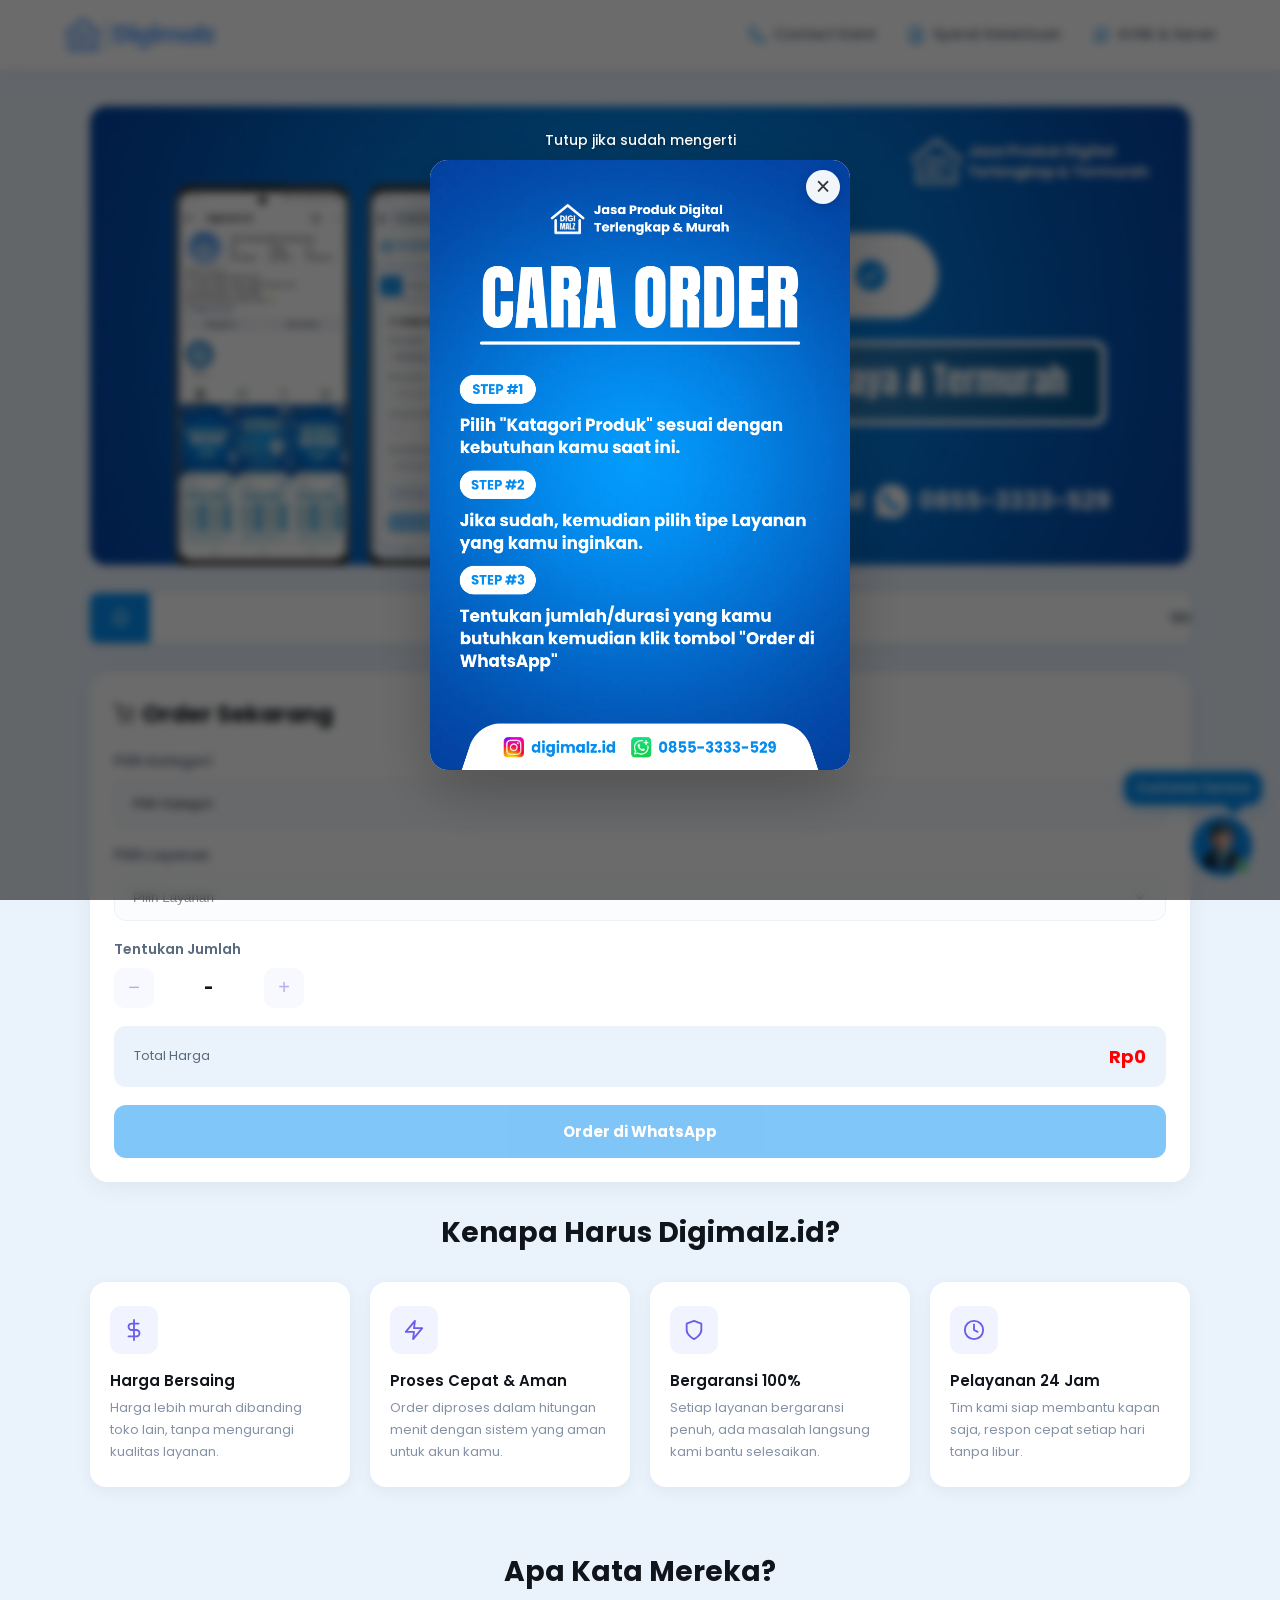
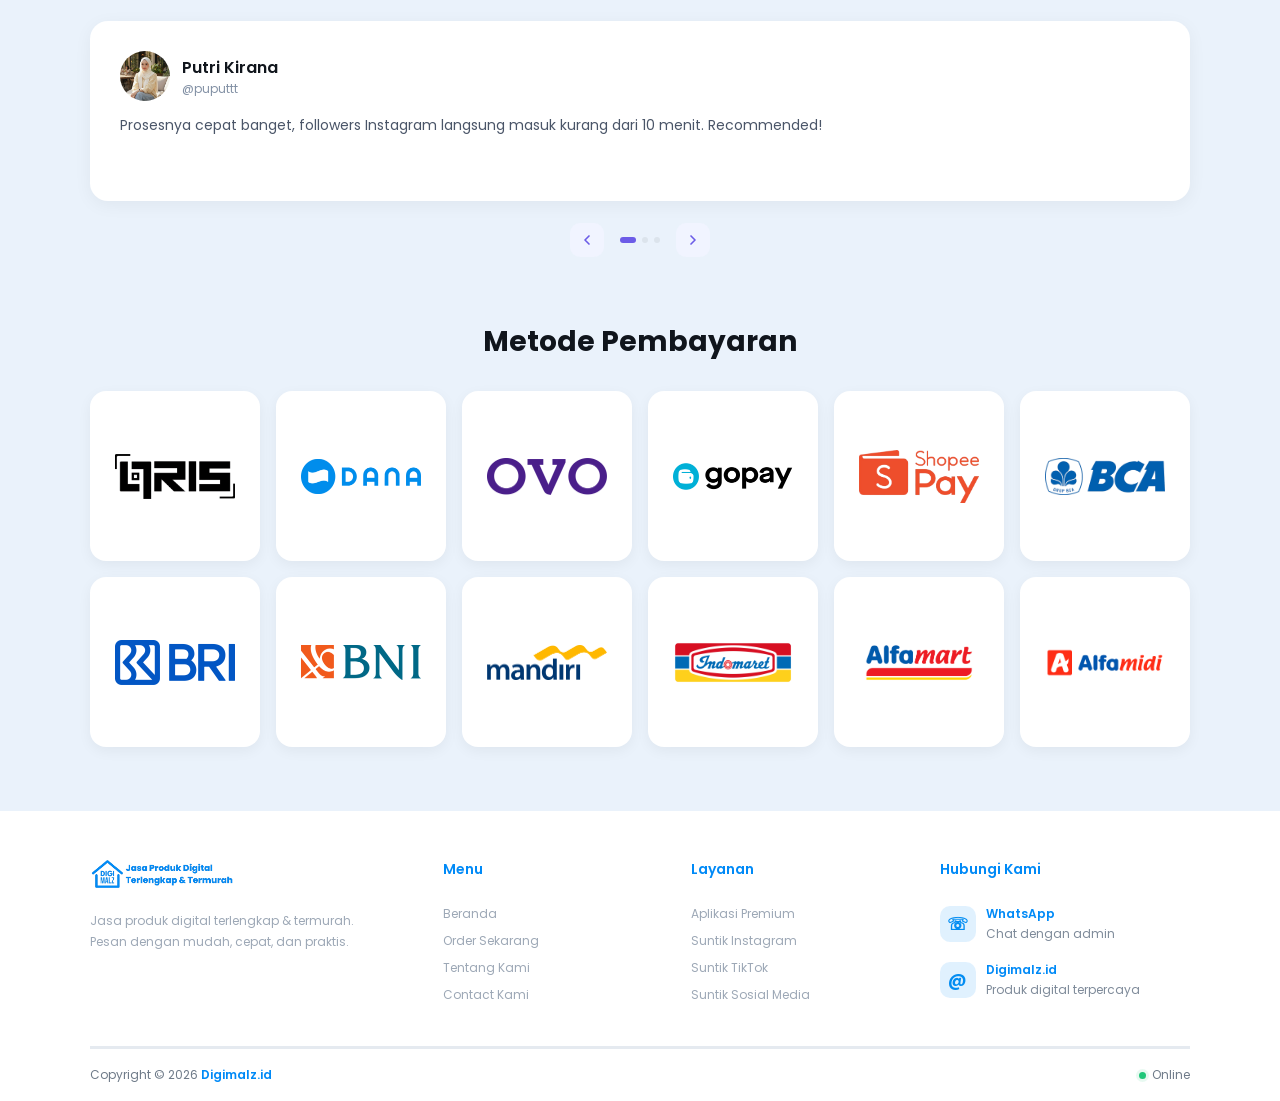
<file: index.html>
<!DOCTYPE html>
<html lang="id">
<head>
<meta charset="UTF-8">
<meta name="viewport" content="width=device-width, initial-scale=1.0">
<title>Digimalz</title>

<link rel="preconnect" href="https://fonts.googleapis.com">
<link rel="preconnect" href="https://fonts.gstatic.com" crossorigin>
<link href="https://fonts.googleapis.com/css2?family=Poppins:wght@400;500;600;700&display=swap" rel="stylesheet">

<link rel="stylesheet" href="dgm-s4k9.css">
<link rel="stylesheet" href="voucher.css">
<link rel="stylesheet" href="pembelian.css">

<script type="text/javascript">
window.$crisp=[];
window.CRISP_WEBSITE_ID="d7222fdb-bdab-45c7-9371-5b45bee3ed08";
(function(){
  d=document;
  s=d.createElement("script");
  s.src="https://client.crisp.chat/l.js";
  s.async=1;
  d.getElementsByTagName("head")[0].appendChild(s);
})();
</script>

</head>

<body>
  
 <!-- POPUP IKLAN -->
<div class="ad-popup-overlay" id="adPopup">
  <div class="ad-popup-container">

    <div class="ad-popup-hint">
      Tutup jika sudah mengerti
    </div>

    <div class="ad-popup">

      <button
        type="button"
        class="ad-popup-close"
        id="adPopupClose"
        aria-label="Tutup iklan"
      >
        ×
      </button>

      <a
        href="#"
        id="adPopupLink"
        target="_blank"
        rel="noopener noreferrer"
      >
        <img
          id="adPopupImage"
          src=""
          alt="Iklan Digimalz.id"
        >
      </a>

    </div>

  </div>
</div>
<!-- END POPUP IKLAN -->

<!-- ===== NAVBAR ===== -->
<nav class="navbar">

  <!-- LOGO -->
  <a href="/" class="navbar-logo">
    <img
      src="icon/logo3.png"
      alt="Digimalz"
      class="logo-mark"
    >
  </a>

  <!-- MENU DESKTOP -->
  <div class="desktop-nav">

    <a href="/kontak" class="desktop-nav-link">
      <svg width="18" height="18" viewBox="0 0 24 24"
        fill="none" stroke="currentColor" stroke-width="1.8"
        stroke-linecap="round" stroke-linejoin="round">
        <path d="M22 16.92v3a2 2 0 0 1-2.18 2
          19.79 19.79 0 0 1-8.63-3.07
          19.5 19.5 0 0 1-6-6
          19.79 19.79 0 0 1-3.07-8.67
          A2 2 0 0 1 4.11 2h3
          a2 2 0 0 1 2 1.72
          c.127.96.362 1.903.7 2.81
          a2 2 0 0 1-.45 2.11L8.09 9.91
          a16 16 0 0 0 6 6l1.27-1.27
          a2 2 0 0 1 2.11-.45
          c.907.338 1.85.573 2.81.7
          A2 2 0 0 1 22 16.92z">
        </path>
      </svg>
      <span>Contact Kami</span>
    </a>

    <a href="/sk" class="desktop-nav-link">
      <svg width="18" height="18" viewBox="0 0 24 24"
        fill="none" stroke="currentColor" stroke-width="1.8"
        stroke-linecap="round" stroke-linejoin="round">
        <path d="M14 2H6a2 2 0 0 0-2 2v16
          a2 2 0 0 0 2 2h12a2 2 0 0 0 2-2V8z">
        </path>
        <polyline points="14 2 14 8 20 8"></polyline>
        <line x1="8" y1="13" x2="16" y2="13"></line>
        <line x1="8" y1="17" x2="16" y2="17"></line>
      </svg>
      <span>Syarat Ketentuan</span>
    </a>

    <a href="/saran" class="desktop-nav-link">
      <svg width="18" height="18" viewBox="0 0 24 24"
        fill="none" stroke="currentColor" stroke-width="1.8"
        stroke-linecap="round" stroke-linejoin="round">
        <path d="M21 11.5a8.38 8.38 0 0 1-9 8.5
          9.55 9.55 0 0 1-4-.8L3 21l1.8-4.5
          A8.38 8.38 0 0 1 3 11.5
          8.5 8.5 0 0 1 12 3
          a8.5 8.5 0 0 1 9 8.5z">
        </path>
        <line x1="8" y1="11" x2="16" y2="11"></line>
        <line x1="8" y1="15" x2="13" y2="15"></line>
      </svg>
      <span>Kritik &amp; Saran</span>
    </a>

  </div>

  <!-- HAMBURGER MOBILE -->
  <button
    type="button"
    class="menu-btn"
    id="menuBtn"
    aria-label="Buka menu"
    aria-controls="menuPanel"
    aria-expanded="false"
  >
    <span></span>
    <span></span>
    <span></span>
  </button>

</nav>
<!-- ===== END NAVBAR ===== -->


<!-- ===== MENU OVERLAY MOBILE ===== -->
<div class="menu-overlay" id="menuOverlay"></div>


<!-- ===== MENU PANEL MOBILE ===== -->
<div
  class="menu-panel"
  id="menuPanel"
  aria-label="Menu navigasi"
  aria-hidden="true"
>

  <div class="menu-header">
    <span>Menu</span>

    <button
      type="button"
      class="menu-close"
      id="menuClose"
      aria-label="Tutup menu"
    >
      &times;
    </button>
  </div>

  <div class="menu-items">

    <!-- CONTACT -->
    <a href="/kontak" class="menu-item">
      <span class="menu-icon">
        <svg width="18" height="18" viewBox="0 0 24 24"
          fill="none" stroke="currentColor" stroke-width="2"
          stroke-linecap="round" stroke-linejoin="round">
          <path d="M22 16.92v3a2 2 0 0 1-2.18 2
            19.79 19.79 0 0 1-8.63-3.07
            19.5 19.5 0 0 1-6-6
            19.79 19.79 0 0 1-3.07-8.67
            A2 2 0 0 1 4.11 2h3
            a2 2 0 0 1 2 1.72
            c.127.96.362 1.903.7 2.81
            a2 2 0 0 1-.45 2.11L8.09 9.91
            a16 16 0 0 0 6 6l1.27-1.27
            a2 2 0 0 1 2.11-.45
            c.907.338 1.85.573 2.81.7
            A2 2 0 0 1 22 16.92z">
          </path>
        </svg>
      </span>

      <span>
        <strong>Contact Kami</strong>
        <small>Hubungi kami untuk bantuan</small>
      </span>
    </a>

    <!-- SYARAT KETENTUAN -->
    <a href="/sk" class="menu-item">
      <span class="menu-icon">
        <svg width="18" height="18" viewBox="0 0 24 24"
          fill="none" stroke="currentColor" stroke-width="2"
          stroke-linecap="round" stroke-linejoin="round">
          <path d="M14 2H6a2 2 0 0 0-2 2v16
            a2 2 0 0 0 2 2h12a2 2 0 0 0 2-2V8z">
          </path>
          <polyline points="14 2 14 8 20 8"></polyline>
          <line x1="8" y1="13" x2="16" y2="13"></line>
          <line x1="8" y1="17" x2="16" y2="17"></line>
        </svg>
      </span>

      <span>
        <strong>Syarat Ketentuan</strong>
        <small>Ketentuan layanan kami</small>
      </span>
    </a>

    <!-- KRITIK DAN SARAN -->
    <a href="/saran" class="menu-item">
      <span class="menu-icon">
        <svg width="18" height="18" viewBox="0 0 24 24"
          fill="none" stroke="currentColor" stroke-width="2"
          stroke-linecap="round" stroke-linejoin="round">
          <path d="M21 11.5a8.38 8.38 0 0 1-9 8.5
            9.55 9.55 0 0 1-4-.8L3 21l1.8-4.5
            A8.38 8.38 0 0 1 3 11.5
            8.5 8.5 0 0 1 12 3
            a8.5 8.5 0 0 1 9 8.5z">
          </path>
          <line x1="8" y1="11" x2="16" y2="11"></line>
          <line x1="8" y1="15" x2="13" y2="15"></line>
        </svg>
      </span>

      <span>
        <strong>Kritik &amp; Saran</strong>
        <small>Masukan untuk kami</small>
      </span>
    </a>

  </div>
</div>
<!-- ===== END MENU PANEL ===== -->


    <!-- ===== BANNER ===== -->
  <div class="banner-box">
  <div class="banner-track">
    <img src="icon/banner1.png" alt="Banner 1">
    <img src="icon/banner3.png" alt="Banner 2">
    <img src="icon/banner2.png" alt="Banner 3">
    <img src="icon/banner4.png" alt="Banner 3">
  </div>
</div>

  <!-- ===== NOTICE / TEKS BERJALAN ===== -->
  <div class="notice-bar">

    <div class="notice-icon">
      <svg width="19" height="19" viewBox="0 0 24 24" fill="none"
        stroke="currentColor"
        stroke-width="2"
        stroke-linecap="round"
        stroke-linejoin="round">

        <path d="M18 8a6 6 0 0 0-12 0c0 7-3 7-3 9h18c0-2-3-2-3-9"></path>
        <path d="M13.73 21a2 2 0 0 1-3.46 0"></path>

      </svg>
    </div>

    <div class="notice-content">
      <div class="notice-js" id="noticeJS"></div>
    </div>

  </div>
  <!-- ===== END NOTICE ===== -->


  <!-- ===== ORDER FORM ===== -->
  <section class="order-box">

    <h2>
      <svg width="20" height="20" viewBox="0 0 24 24" fill="none"
        stroke="currentColor"
        stroke-width="2"
        stroke-linecap="round"
        stroke-linejoin="round">

        <circle cx="9" cy="21" r="1"></circle>
        <circle cx="20" cy="21" r="1"></circle>

        <path d="M1 1h4l2.68 13.39a2 2 0 0 0 2 1.61h9.72a2 2 0 0 0 2-1.61L23 6H6"></path>

      </svg>

      Order Sekarang
    </h2>

    <!-- PILIH KATEGORI -->
    <div class="field">

      <label>Pilih Kategori</label>

      <div class="dropdown attention" id="smDropdown">

        <button type="button" class="dropdown-btn" id="smBtn">

          <span id="smSelected">
            Pilih Kategori
          </span>

          <svg width="14" height="14" viewBox="0 0 24 24">
            <path
              d="M6 9l6 6 6-6"
              stroke="currentColor"
              stroke-width="2"
              fill="none"
              stroke-linecap="round"
              stroke-linejoin="round"
            />
          </svg>

        </button>

        <ul class="dropdown-list" id="smList"></ul>

      </div>

    </div>

    <!-- PILIH LAYANAN -->
    <div class="field">

      <label>Pilih Layanan</label>

      <div class="dropdown locked" id="svDropdown">

        <button type="button" class="dropdown-btn" id="svBtn">

          <span id="svSelected">
            Pilih Layanan
          </span>

          <svg width="14" height="14" viewBox="0 0 24 24">
            <path
              d="M6 9l6 6 6-6"
              stroke="currentColor"
              stroke-width="2"
              fill="none"
              stroke-linecap="round"
              stroke-linejoin="round"
            />
          </svg>

        </button>

        <ul class="dropdown-list" id="svList"></ul>

      </div>

    </div>


    <!-- DESKRIPSI -->
    <div class="field" id="descBox" style="display: none;">

      <label>Deskripsi</label>

      <div class="desc-card">

        <p id="descText"></p>

      </div>

    </div>


    <!-- JUMLAH / DURASI -->
    <div class="field">

      <label id="qtyLabel">
        Tentukan Jumlah
      </label>

      <div class="stepper locked" id="qtyStepper">

        <button type="button" id="minusBtn">
          −
        </button>

        <span id="qtyValue">
          -
        </span>

        <button type="button" id="plusBtn">
          +
        </button>

      </div>

    </div>

    <!-- TOTAL HARGA -->
    <div class="price-box">

      <span>
        Total Harga
      </span>

      <span id="priceValue">
        Rp0
      </span>

    </div>


    <!-- WHATSAPP -->
    <button
      type="button"
      class="wa-btn"
      id="waBtn"
      disabled
    >
      Order di WhatsApp
    </button>


    <!-- TOAST -->
    <div
      class="toast"
      id="toast"
    ></div>

  </section>
  <!-- ===== END ORDER FORM ===== -->

  <!-- ===== WHY US ===== -->
  <section class="why-box">

    <h2 class="why-title">Kenapa Harus Digimalz.id?</h2>

    <div class="why-grid">

      <div class="why-card">
        <div class="why-icon">
          <svg width="22" height="22" viewBox="0 0 24 24" fill="none" stroke="currentColor" stroke-width="2" stroke-linecap="round" stroke-linejoin="round">
            <line x1="12" y1="1" x2="12" y2="23"></line>
            <path d="M17 5H9.5a3.5 3.5 0 0 0 0 7h5a3.5 3.5 0 0 1 0 7H6"></path>
          </svg>
        </div>
        <h3>Harga Bersaing</h3>
        <p>Harga lebih murah dibanding toko lain, tanpa mengurangi kualitas layanan.</p>
      </div>

      <div class="why-card">
        <div class="why-icon">
          <svg width="22" height="22" viewBox="0 0 24 24" fill="none" stroke="currentColor" stroke-width="2" stroke-linecap="round" stroke-linejoin="round">
            <path d="M13 2L3 14h9l-1 8 10-12h-9l1-8z"></path>
          </svg>
        </div>
        <h3>Proses Cepat & Aman</h3>
        <p>Order diproses dalam hitungan menit dengan sistem yang aman untuk akun kamu.</p>
      </div>

      <div class="why-card">
        <div class="why-icon">
          <svg width="22" height="22" viewBox="0 0 24 24" fill="none" stroke="currentColor" stroke-width="2" stroke-linecap="round" stroke-linejoin="round">
            <path d="M12 22s8-4 8-10V5l-8-3-8 3v7c0 6 8 10 8 10z"></path>
          </svg>
        </div>
        <h3>Bergaransi 100%</h3>
        <p>Setiap layanan bergaransi penuh, ada masalah langsung kami bantu selesaikan.</p>
      </div>

      <div class="why-card">
        <div class="why-icon">
          <svg width="22" height="22" viewBox="0 0 24 24" fill="none" stroke="currentColor" stroke-width="2" stroke-linecap="round" stroke-linejoin="round">
            <circle cx="12" cy="12" r="10"></circle>
            <polyline points="12 6 12 12 16 14"></polyline>
          </svg>
        </div>
        <h3>Pelayanan 24 Jam</h3>
        <p>Tim kami siap membantu kapan saja, respon cepat setiap hari tanpa libur.</p>
      </div>

    </div>

  </section>
  <!-- ===== END WHY US ===== -->

  <!-- ===== TESTIMONI ===== -->
  <section class="testi-box">

    <h2 class="testi-title">Apa Kata Mereka?</h2>

    <div class="testi-card">

      <div class="testi-head">
        <img class="testi-avatar" id="testiAvatar" src="" alt="">
        <div class="testi-info">
          <strong id="testiName"></strong>
          <span id="testiUsername"></span>
        </div>
      </div>

      <p class="testi-text" id="testiText"></p>

    </div>

    <div class="testi-nav">
      <button type="button" id="testiPrev" aria-label="Testimoni sebelumnya">
        <svg width="16" height="16" viewBox="0 0 24 24" fill="none" stroke="currentColor" stroke-width="2.5" stroke-linecap="round" stroke-linejoin="round">
          <polyline points="15 18 9 12 15 6"></polyline>
        </svg>
      </button>

      <div class="testi-dots" id="testiDots"></div>

      <button type="button" id="testiNext" aria-label="Testimoni berikutnya">
        <svg width="16" height="16" viewBox="0 0 24 24" fill="none" stroke="currentColor" stroke-width="2.5" stroke-linecap="round" stroke-linejoin="round">
          <polyline points="9 18 15 12 9 6"></polyline>
        </svg>
      </button>
    </div>

  </section>
  <!-- ===== END TESTIMONI ===== -->

  <!-- ===== METODE PEMBAYARAN ===== -->
  <section class="payment-box">

    <h2 class="payment-title">Metode Pembayaran</h2>

    <div class="payment-grid">
  <div class="payment-card"><img src="icon/qris.png" alt="QRIS"></div>
  <div class="payment-card"><img src="icon/dana.png" alt="DANA"></div>
  <div class="payment-card"><img src="icon/ovo.png" alt="OVO"></div>
  <div class="payment-card"><img src="icon/gopay.png" alt="GoPay"></div>
  <div class="payment-card"><img src="icon/spay.png" alt="ShopeePay"></div>
  <div class="payment-card"><img src="icon/bca.png" alt="BCA"></div>
  <div class="payment-card"><img src="icon/bri.png" alt="BRI"></div>
  <div class="payment-card"><img src="icon/bni.png" alt="BNI"></div>
  <div class="payment-card"><img src="icon/mandiri.png" alt="Mandiri"></div>
  <div class="payment-card"><img src="icon/indomaret.png" alt="Indomaret"></div>
  <div class="payment-card"><img src="icon/alfamart.png" alt="Alfamart"></div>
  <div class="payment-card"><img src="icon/alfamidi.png" alt="Alfamidi"></div>
    </div>

  </section>
  <!-- ===== END METODE PEMBAYARAN ===== -->

  <!-- ===== FOOTER ===== -->
<footer class="footer">

  <div class="footer-main">

    <!-- BRAND -->
    <div class="footer-brand">
      <img src="icon/logo.png" alt="Digimalz" class="footer-logo">

      <p>
        Jasa produk digital terlengkap & termurah.
        Pesan dengan mudah, cepat, dan praktis.
      </p>
    </div>

    <!-- MENU -->
    <div class="footer-links">
      <h3>Menu</h3>

      <a href="#">Beranda</a>
      <a href="#order">Order Sekarang</a>
      <a href="#">Tentang Kami</a>
      <a href="#">Contact Kami</a>
    </div>

    <!-- LAYANAN -->
    <div class="footer-links">
      <h3>Layanan</h3>

      <a href="#">Aplikasi Premium</a>
      <a href="#">Suntik Instagram</a>
      <a href="#">Suntik TikTok</a>
      <a href="#">Suntik Sosial Media</a>
    </div>

    <!-- CONTACT -->
    <div class="footer-contact">
      <h3>Hubungi Kami</h3>

      <a
        href="https://wa.me/628553333529"
        target="_blank"
        class="footer-contact-item"
      >
        <span class="footer-contact-icon">☏</span>
        <span>
          <strong>WhatsApp</strong>
          <small>Chat dengan admin</small>
        </span>
      </a>

      <div class="footer-contact-item">
        <span class="footer-contact-icon">@</span>
        <span>
          <strong>Digimalz.id</strong>
          <small>Produk digital terpercaya</small>
        </span>
      </div>
    </div>

  </div>

  <div class="footer-bottom">

    <span>
      Copyright © 2026 <strong>Digimalz.id</strong>
    </span>

    <span class="footer-status">
      <i></i>
      Online
    </span>

  </div>

</footer>
<!-- ===== END FOOTER ===== -->

<div class="crisp-label">Customer Service</div>

<button type="button" id="customChatBtn">
  <img src="icon/cs2.png" alt="Chat">
  <span class="online-badge"></span>
</button>

<!-- ===== RATING CS POPUP ===== -->
<div class="rating-overlay" id="ratingOverlay">
  <div class="rating-box">
    <div class="rating-icon">
      <svg width="28" height="28" viewBox="0 0 24 24" fill="none" stroke="currentColor" stroke-width="2" stroke-linecap="round" stroke-linejoin="round">
        <path d="M20.84 4.61a5.5 5.5 0 0 0-7.78 0L12 5.67l-1.06-1.06a5.5 5.5 0 0 0-7.78 7.78l1.06 1.06L12 21l7.78-7.55 1.06-1.06a5.5 5.5 0 0 0 0-7.78z"></path>
      </svg>
    </div>

    <p class="rating-question" id="ratingQuestion">Apakah kamu puas dengan pelayanan customer service kami?</p>

    <div class="rating-buttons" id="ratingButtons">
      <button type="button" class="rating-btn rating-btn-no" id="ratingNoBtn">Tidak</button>
      <button type="button" class="rating-btn rating-btn-yes" id="ratingYesBtn">Puas</button>
    </div>

    <p class="rating-thanks" id="ratingThanks">
      Hehe, Terimakasih ya! kami akan terus memberikan pelayanan yang terbaik untuk Anda 🙏
      <span class="rating-progress-track">
        <span class="rating-progress-bar" id="ratingProgressBar"></span>
      </span>
    </p>

    <audio id="jumpSound" src="sound/vine-boom.mp3" preload="auto"></audio>

    <audio id="puasSound" src="sound/romance.mp3" preload="auto"></audio>

  </div>
</div>

  <script src="voucher.js"></script>
<script src="terjual.js"></script>
<script src="pembelian.js"></script>
<script src="dgm-j7x2.js?"></script>

</body>
</html>
</file>
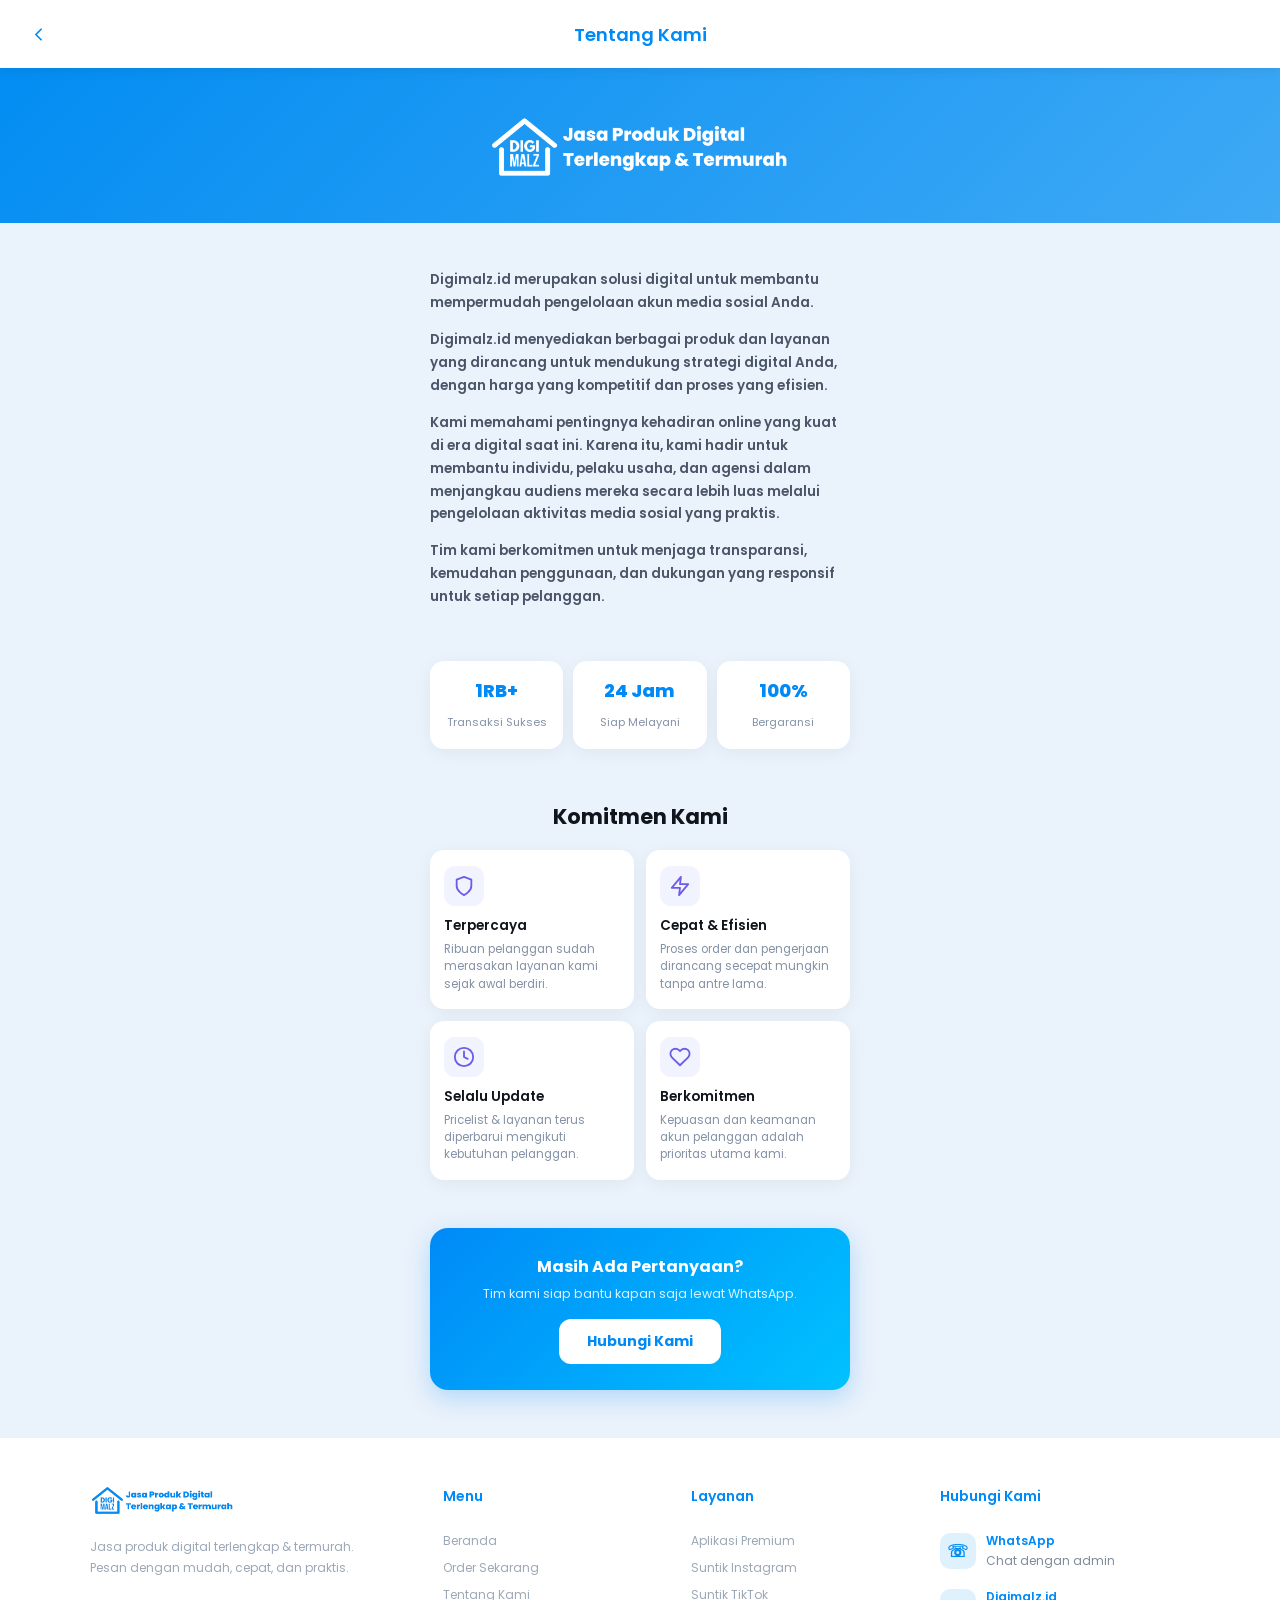
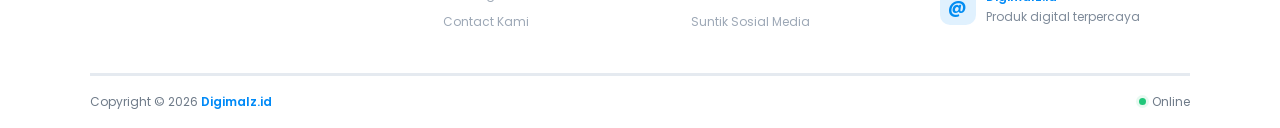
<file: about.html>
<!DOCTYPE html>
<html lang="id">
<head>
<meta charset="UTF-8">
<meta name="viewport" content="width=device-width, initial-scale=1.0">
<title>Tentang Kami - Digimalz</title>

<link rel="preconnect" href="https://fonts.googleapis.com">
<link rel="preconnect" href="https://fonts.gstatic.com" crossorigin>
<link href="https://fonts.googleapis.com/css2?family=Poppins:wght@400;500;600;700;800&display=swap" rel="stylesheet">

<link rel="stylesheet" href="about.css">
</head>
<body>

  <!-- ===== NAVBAR ===== -->
  <nav class="navbar contact-navbar">
    <button type="button" class="back-btn" onclick="history.back()" aria-label="Kembali">
      <svg width="21" height="21" viewBox="0 0 24 24" fill="none" stroke="currentColor" stroke-width="2" stroke-linecap="round" stroke-linejoin="round">
        <polyline points="15 18 9 12 15 6"></polyline>
      </svg>
    </button>
    <h1>Tentang Kami</h1>
  </nav>
  <!-- ===== END NAVBAR ===== -->

  <!-- ===== HERO BANNER ===== -->
  <section class="about-banner">
    <img src="icon/logo.png" alt="Digimalz" class="about-banner-logo">
  </section>
  <!-- ===== END HERO BANNER ===== -->

  <!-- ===== DESKRIPSI ===== -->
  <section class="about-desc">
    <p>Digimalz.id merupakan solusi digital untuk membantu mempermudah pengelolaan akun media sosial Anda.</p>
    <p>Digimalz.id menyediakan berbagai produk dan layanan yang dirancang untuk mendukung strategi digital Anda, dengan harga yang kompetitif dan proses yang efisien.</p>
    <p>Kami memahami pentingnya kehadiran online yang kuat di era digital saat ini. Karena itu, kami hadir untuk membantu individu, pelaku usaha, dan agensi dalam menjangkau audiens mereka secara lebih luas melalui pengelolaan aktivitas media sosial yang praktis.</p>
    <p>Tim kami berkomitmen untuk menjaga transparansi, kemudahan penggunaan, dan dukungan yang responsif untuk setiap pelanggan.</p>
  </section>
  <!-- ===== END DESKRIPSI ===== -->

  <!-- ===== STATS ===== -->
  <section class="about-stats">
    <div class="stat-item">
      <strong>1RB+</strong>
      <span>Transaksi Sukses</span>
    </div>
    <div class="stat-item">
      <strong>24 Jam</strong>
      <span>Siap Melayani</span>
    </div>
    <div class="stat-item">
      <strong>100%</strong>
      <span>Bergaransi</span>
    </div>
  </section>
  <!-- ===== END STATS ===== -->

  <!-- ===== VALUES ===== -->
  <section class="why-box">
    <h2 class="why-title">Komitmen Kami</h2>
    <div class="why-grid">

      <div class="why-card">
        <div class="why-icon">
          <svg width="22" height="22" viewBox="0 0 24 24" fill="none" stroke="currentColor" stroke-width="2" stroke-linecap="round" stroke-linejoin="round">
            <path d="M12 22s8-4 8-10V5l-8-3-8 3v7c0 6 8 10 8 10z"></path>
          </svg>
        </div>
        <h3>Terpercaya</h3>
        <p>Ribuan pelanggan sudah merasakan layanan kami sejak awal berdiri.</p>
      </div>

      <div class="why-card">
        <div class="why-icon">
          <svg width="22" height="22" viewBox="0 0 24 24" fill="none" stroke="currentColor" stroke-width="2" stroke-linecap="round" stroke-linejoin="round">
            <path d="M13 2L3 14h9l-1 8 10-12h-9l1-8z"></path>
          </svg>
        </div>
        <h3>Cepat & Efisien</h3>
        <p>Proses order dan pengerjaan dirancang secepat mungkin tanpa antre lama.</p>
      </div>

      <div class="why-card">
        <div class="why-icon">
          <svg width="22" height="22" viewBox="0 0 24 24" fill="none" stroke="currentColor" stroke-width="2" stroke-linecap="round" stroke-linejoin="round">
            <circle cx="12" cy="12" r="10"></circle>
            <path d="M12 6v6l4 2"></path>
          </svg>
        </div>
        <h3>Selalu Update</h3>
        <p>Pricelist & layanan terus diperbarui mengikuti kebutuhan pelanggan.</p>
      </div>

      <div class="why-card">
        <div class="why-icon">
          <svg width="22" height="22" viewBox="0 0 24 24" fill="none" stroke="currentColor" stroke-width="2" stroke-linecap="round" stroke-linejoin="round">
            <path d="M20.84 4.61a5.5 5.5 0 0 0-7.78 0L12 5.67l-1.06-1.06a5.5 5.5 0 0 0-7.78 7.78l1.06 1.06L12 21l7.78-7.55 1.06-1.06a5.5 5.5 0 0 0 0-7.78z"></path>
          </svg>
        </div>
        <h3>Berkomitmen</h3>
        <p>Kepuasan dan keamanan akun pelanggan adalah prioritas utama kami.</p>
      </div>

    </div>
  </section>
  <!-- ===== END VALUES ===== -->

  <!-- ===== CTA ===== -->
  <section class="about-cta">
    <h3>Masih Ada Pertanyaan?</h3>
    <p>Tim kami siap bantu kapan saja lewat WhatsApp.</p>
    <a href="https://wa.me/628553333529" target="_blank" class="about-cta-btn">Hubungi Kami</a>
  </section>
  <!-- ===== END CTA ===== -->

  <!-- ===== FOOTER ===== -->
<footer class="footer">

  <div class="footer-main">

    <!-- BRAND -->
    <div class="footer-brand">
      <img src="icon/logo.png" alt="Digimalz" class="footer-logo">

      <p>
        Jasa produk digital terlengkap & termurah.
        Pesan dengan mudah, cepat, dan praktis.
      </p>
    </div>

    <!-- MENU -->
    <div class="footer-links">
      <h3>Menu</h3>

      <a href="#">Beranda</a>
      <a href="#order">Order Sekarang</a>
      <a href="#">Tentang Kami</a>
      <a href="#">Contact Kami</a>
    </div>

    <!-- LAYANAN -->
    <div class="footer-links">
      <h3>Layanan</h3>

      <a href="#">Aplikasi Premium</a>
      <a href="#">Suntik Instagram</a>
      <a href="#">Suntik TikTok</a>
      <a href="#">Suntik Sosial Media</a>
    </div>

    <!-- CONTACT -->
    <div class="footer-contact">
      <h3>Hubungi Kami</h3>

      <a
        href="https://wa.me/628553333529"
        target="_blank"
        class="footer-contact-item"
      >
        <span class="footer-contact-icon">☏</span>
        <span>
          <strong>WhatsApp</strong>
          <small>Chat dengan admin</small>
        </span>
      </a>

      <div class="footer-contact-item">
        <span class="footer-contact-icon">@</span>
        <span>
          <strong>Digimalz.id</strong>
          <small>Produk digital terpercaya</small>
        </span>
      </div>
    </div>

  </div>

  <div class="footer-bottom">

    <span>
      Copyright © 2026 <strong>Digimalz.id</strong>
    </span>

    <span class="footer-status">
      <i></i>
      Online
    </span>

  </div>

</footer>
<!-- ===== END FOOTER ===== -->

</body>
</html>
</file>
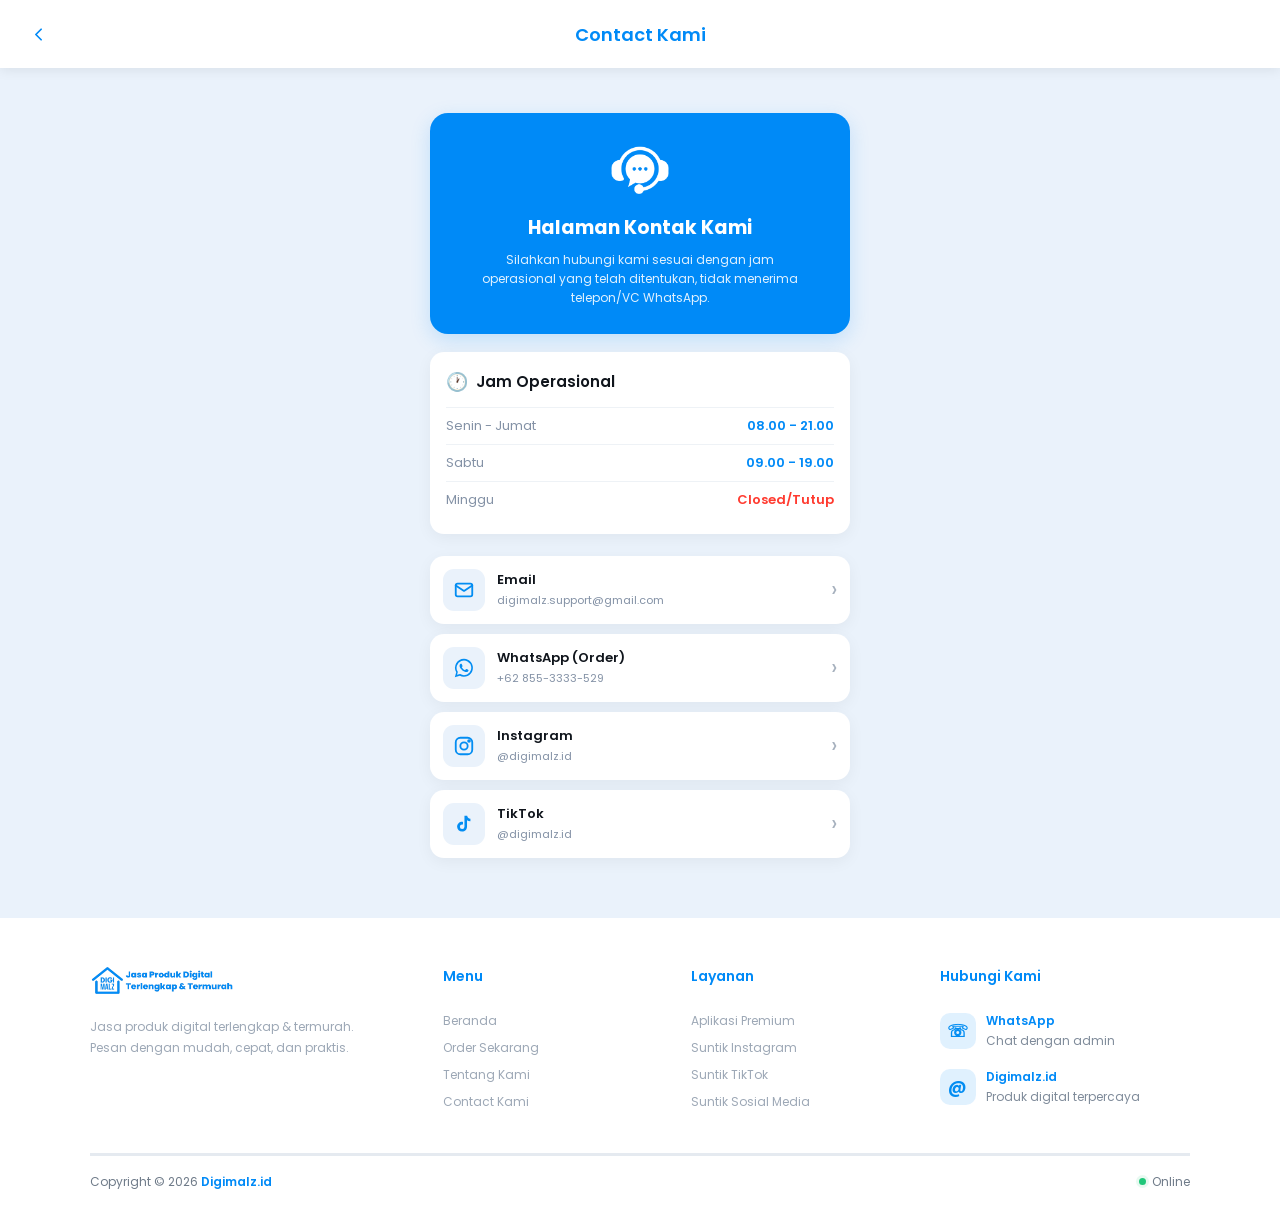
<file: kontak.html>
<!DOCTYPE html>
<html lang="id">
<head>
  <meta charset="UTF-8">
  <meta name="viewport" content="width=device-width, initial-scale=1.0">

  <title>Contact Kami - Digimalz.id</title>

  <link rel="preconnect" href="https://fonts.googleapis.com">
  <link rel="preconnect" href="https://fonts.gstatic.com" crossorigin>

  <link
    href="https://fonts.googleapis.com/css2?family=Poppins:wght@400;500;600;700&display=swap"
    rel="stylesheet"
  >

  <link rel="stylesheet" href="kontak.css">
</head>

<body>

  <!-- ===== NAVBAR ===== -->
  <nav class="navbar contact-navbar">

    <button
      type="button"
      class="back-btn"
      onclick="history.back()"
      aria-label="Kembali"
    >
      <svg
        width="21"
        height="21"
        viewBox="0 0 24 24"
        fill="none"
        stroke="currentColor"
        stroke-width="2"
        stroke-linecap="round"
        stroke-linejoin="round"
      >
        <polyline points="15 18 9 12 15 6"></polyline>
      </svg>
    </button>

    <h1>Contact Kami</h1>

  </nav>
  <!-- ===== END NAVBAR ===== -->


  <main class="contact-page">

  <!-- ===== HERO CONTACT ===== -->
  <section class="contact-hero">

    <img src="icon/cs.png" alt="Customer Service" class="contact-hero-icon">

    <h2>Halaman Kontak Kami</h2>

    <p>
      Silahkan hubungi kami sesuai dengan jam operasional yang telah ditentukan,
      tidak menerima telepon/VC WhatsApp.
    </p>

  </section>

  <!-- ===== JAM OPERASIONAL ===== -->
<section class="operational-hours">

  <div class="hours-title">
    <span>🕐</span>
    <strong>Jam Operasional</strong>
  </div>

  <div class="hours-row">
  <span>Senin - Jumat</span>
  <strong>08.00 - 21.00</strong>
</div>

<div class="hours-row">
  <span>Sabtu</span>
  <strong>09.00 - 19.00</strong>
</div>

<div class="hours-row">
  <span>Minggu</span>
  <strong class="closed">Closed/Tutup</strong>
</div>

</section>

  <!-- ===== DAFTAR CONTACT ===== -->
<section class="contact-list">

  <!-- EMAIL -->
  <a href="mailto:digimalz.support@gmail.com" class="contact-item">
    <div class="contact-item-icon">
      <svg viewBox="0 0 24 24" fill="none" stroke="currentColor" stroke-width="2" stroke-linecap="round" stroke-linejoin="round">
        <rect x="3" y="5" width="18" height="14" rx="2"></rect>
        <polyline points="3 7 12 13 21 7"></polyline>
      </svg>
    </div>

    <div class="contact-item-info">
      <strong>Email</strong>
      <small>digimalz.support@gmail.com</small>
    </div>

    <span class="contact-arrow">›</span>
  </a>

  <!-- WHATSAPP -->
  <a href="https://wa.me/628553333529" class="contact-item" target="_blank" rel="noopener noreferrer">
    <div class="contact-item-icon">
      <svg viewBox="0 0 24 24" fill="currentColor">
        <path d="M12 2a9.8 9.8 0 0 0-8.48 14.72L2 22l5.44-1.48A9.8 9.8 0 1 0 12 2Zm0 17.8a8 8 0 0 1-4.08-1.12l-.29-.17-3.23.88.86-3.15-.19-.31A8 8 0 1 1 12 19.8Zm4.39-5.99c-.24-.12-1.43-.71-1.65-.79-.22-.08-.38-.12-.54.12-.16.24-.62.79-.76.95-.14.16-.28.18-.52.06-.24-.12-1-.37-1.9-1.18-.7-.62-1.17-1.38-1.31-1.61-.14-.24-.02-.37.1-.49.11-.11.24-.28.36-.42.12-.14.16-.24.24-.4.08-.16.04-.3-.02-.42-.06-.12-.54-1.31-.74-1.79-.2-.47-.4-.41-.54-.42h-.46c-.16 0-.42.06-.64.3-.22.24-.84.82-.84 2s.86 2.32.98 2.48c.12.16 1.69 2.58 4.09 3.62.57.25 1.01.4 1.35.51.57.18 1.09.15 1.5.09.46-.07 1.43-.58 1.63-1.14.2-.56.2-1.04.14-1.14-.06-.1-.22-.16-.46-.28Z"></path>
      </svg>
    </div>

    <div class="contact-item-info">
      <strong>WhatsApp (Order)</strong>
      <small>+62 855-3333-529</small>
    </div>

    <span class="contact-arrow">›</span>
  </a>


  <!-- INSTAGRAM -->
  <a href="https://www.instagram.com/digimalz.id?igsi=MWxyZDNneTAyMjFlYg==" class="contact-item" target="_blank" rel="noopener noreferrer">
    <div class="contact-item-icon">
      <svg viewBox="0 0 24 24" fill="none" stroke="currentColor" stroke-width="2" stroke-linecap="round" stroke-linejoin="round">
        <rect x="3" y="3" width="18" height="18" rx="5"></rect>
        <circle cx="12" cy="12" r="4"></circle>
        <circle cx="17.5" cy="6.5" r="1"></circle>
      </svg>
    </div>

    <div class="contact-item-info">
      <strong>Instagram</strong>
      <small>@digimalz.id</small>
    </div>

    <span class="contact-arrow">›</span>
  </a>


  <!-- TIKTOK -->
  <a href="https://www.tiktok.com/@digimalz.id?_r=1&_t=ZS-99RmjwDfEge" class="contact-item">
    <div class="contact-item-icon">
      <svg viewBox="0 0 24 24" fill="currentColor">
        <path d="M15.5 3c.3 1.8 1.3 3.1 3.5 3.3v2.8c-1.5 0-2.7-.4-3.7-1.1v6.7c0 3.4-2.2 5.6-5.4 5.6A5.4 5.4 0 0 1 4.5 15c0-3.1 2.4-5.4 5.5-5.4.3 0 .6 0 .9.1v2.9a3 3 0 0 0-.9-.1 2.5 2.5 0 1 0 2.5 2.5V3h3Z"></path>
      </svg>
    </div>

    <div class="contact-item-info">
      <strong>TikTok</strong>
      <small>@digimalz.id</small>
    </div>

    <span class="contact-arrow">›</span>
  </a>

</section>

</main>

  <!-- ===== FOOTER ===== -->
<footer class="footer">

  <div class="footer-main">

    <!-- BRAND -->
    <div class="footer-brand">
      <img src="icon/logo.png" alt="Digimalz" class="footer-logo">

      <p>
        Jasa produk digital terlengkap & termurah.
        Pesan dengan mudah, cepat, dan praktis.
      </p>
    </div>

    <!-- MENU -->
    <div class="footer-links">
      <h3>Menu</h3>

      <a href="#">Beranda</a>
      <a href="#order">Order Sekarang</a>
      <a href="#">Tentang Kami</a>
      <a href="#">Contact Kami</a>
    </div>

    <!-- LAYANAN -->
    <div class="footer-links">
      <h3>Layanan</h3>

      <a href="#">Aplikasi Premium</a>
      <a href="#">Suntik Instagram</a>
      <a href="#">Suntik TikTok</a>
      <a href="#">Suntik Sosial Media</a>
    </div>

    <!-- CONTACT -->
    <div class="footer-contact">
      <h3>Hubungi Kami</h3>

      <a
        href="https://wa.me/628553333529"
        target="_blank"
        class="footer-contact-item"
      >
        <span class="footer-contact-icon">☏</span>
        <span>
          <strong>WhatsApp</strong>
          <small>Chat dengan admin</small>
        </span>
      </a>

      <div class="footer-contact-item">
        <span class="footer-contact-icon">@</span>
        <span>
          <strong>Digimalz.id</strong>
          <small>Produk digital terpercaya</small>
        </span>
      </div>
    </div>

  </div>

  <div class="footer-bottom">

    <span>
      Copyright © 2026 <strong>Digimalz.id</strong>
    </span>

    <span class="footer-status">
      <i></i>
      Online
    </span>

  </div>

</footer>
<!-- ===== END FOOTER ===== -->


  <script src="script.js"></script>

</body>
</html>
</file>
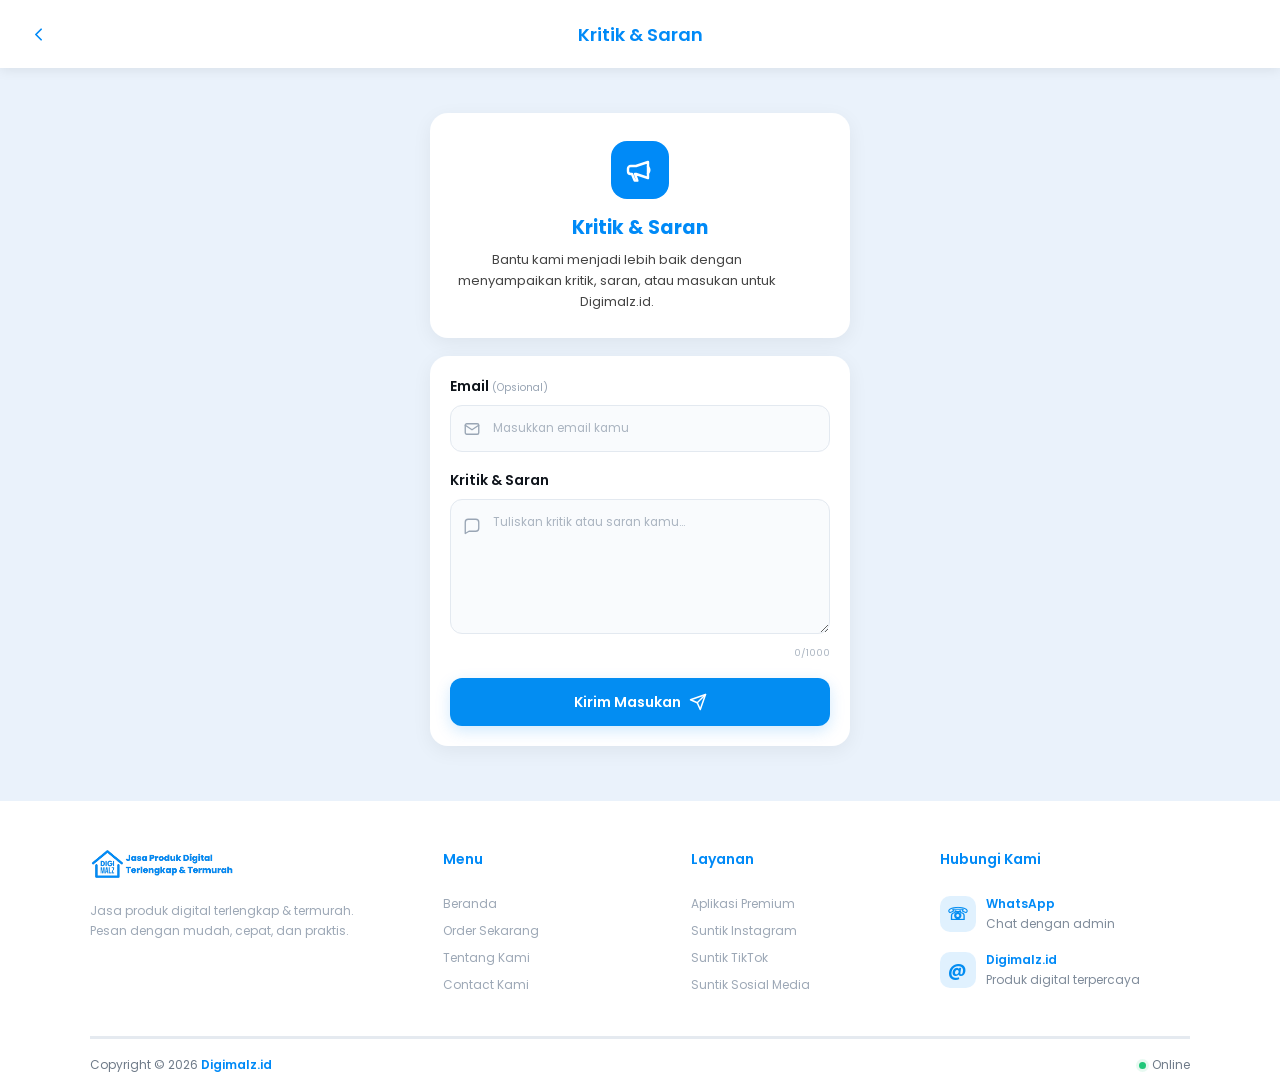
<file: saran.html>
<!DOCTYPE html>
<html lang="id">
<head>
  <meta charset="UTF-8">
  <meta name="viewport" content="width=device-width, initial-scale=1.0">

  <title>Kritik & Saran - Digimalz.id</title>

  <link rel="preconnect" href="https://fonts.googleapis.com">
  <link rel="preconnect" href="https://fonts.gstatic.com" crossorigin>

  <link
    href="https://fonts.googleapis.com/css2?family=Poppins:wght@400;500;600;700&display=swap"
    rel="stylesheet"
  >

  <link rel="stylesheet" href="saran.css">
</head>

<body>

  <!-- ===== NAVBAR ===== -->
  <nav class="navbar contact-navbar">

    <button
      type="button"
      class="back-btn"
      onclick="history.back()"
      aria-label="Kembali"
    >
      <svg
        width="21"
        height="21"
        viewBox="0 0 24 24"
        fill="none"
        stroke="currentColor"
        stroke-width="2"
        stroke-linecap="round"
        stroke-linejoin="round"
      >
        <polyline points="15 18 9 12 15 6"></polyline>
      </svg>
    </button>

    <h1>Kritik & Saran</h1>

  </nav>
  <!-- ===== END NAVBAR ===== -->


  <!-- ===== HALAMAN SARAN ===== -->
  <main class="saran-page">

  <!-- ===== HERO SARAN ===== -->
<section class="saran-hero">

  <div class="saran-hero-icon">
  <svg
    viewBox="0 0 24 24"
    fill="none"
    stroke="currentColor"
    stroke-width="1.8"
    stroke-linecap="round"
    stroke-linejoin="round"
  >
    <path d="M3 11v2a2 2 0 0 0 2 2h1l2 5h2l-1.7-5H9l9 3V6l-9 3H5a2 2 0 0 0-2 2Z"/>
    <path d="M18 9.5a4 4 0 0 1 0 5"/>
  </svg>
  </div>

  <h2>Kritik & Saran</h2>

  <p>
    Bantu kami menjadi lebih baik dengan menyampaikan
    kritik, saran, atau masukan untuk Digimalz.id.
  </p>

</section>

    <!-- FORM -->
    <section class="saran-card">

      <form id="saranForm">

        <!-- EMAIL -->
        <div class="form-group">

          <label for="email">
            Email
            <span>(Opsional)</span>
          </label>

          <div class="input-wrapper">

            <svg
              viewBox="0 0 24 24"
              fill="none"
              stroke="currentColor"
              stroke-width="1.8"
              stroke-linecap="round"
              stroke-linejoin="round"
            >
              <rect x="3" y="5" width="18" height="14" rx="2"></rect>
              <polyline points="3 7 12 13 21 7"></polyline>
            </svg>

            <input
              type="email"
              id="email"
              placeholder="Masukkan email kamu"
              autocomplete="email"
            >

          </div>

        </div>


        <!-- SARAN -->
        <div class="form-group">

          <label for="saran">
            Kritik & Saran
          </label>

          <div class="textarea-wrapper">

            <svg
              viewBox="0 0 24 24"
              fill="none"
              stroke="currentColor"
              stroke-width="1.8"
              stroke-linecap="round"
              stroke-linejoin="round"
            >
              <path d="M21 15a4 4 0 0 1-4 4H8l-5 3V7a4 4 0 0 1 4-4h10a4 4 0 0 1 4 4z"></path>
            </svg>

            <textarea
              id="saran"
              placeholder="Tuliskan kritik atau saran kamu..."
              maxlength="1000"
            ></textarea>

          </div>

          <div class="char-count">
            <span id="charCount">0</span>/1000
          </div>

        </div>


        <!-- BUTTON -->
        <button
          type="submit"
          class="submit-btn"
          id="submitBtn"
        >

          <span class="btn-text">
            Kirim Masukan
          </span>

          <svg
            class="btn-icon"
            width="18"
            height="18"
            viewBox="0 0 24 24"
            fill="none"
            stroke="currentColor"
            stroke-width="2"
            stroke-linecap="round"
            stroke-linejoin="round"
          >
            <line x1="22" y1="2" x2="11" y2="13"></line>
            <polygon points="22 2 15 22 11 13 2 9 22 2"></polygon>
          </svg>

        </button>

      </form>


      <!-- SUCCESS -->
      <div class="success-message" id="successMessage">

        <div class="success-icon">

          <svg
            width="28"
            height="28"
            viewBox="0 0 24 24"
            fill="none"
            stroke="currentColor"
            stroke-width="2"
            stroke-linecap="round"
            stroke-linejoin="round"
          >
            <polyline points="20 6 9 17 4 12"></polyline>
          </svg>

        </div>

        <strong>Masukan berhasil dikirim</strong>

        <p>
          Terima kasih sudah membantu Digimalz.id menjadi lebih baik.
        </p>

      </div>

    </section>

  </main>

  <!-- ===== FOOTER ===== -->
<footer class="footer">

  <div class="footer-main">

    <!-- BRAND -->
    <div class="footer-brand">
      <img src="icon/logo.png" alt="Digimalz" class="footer-logo">

      <p>
        Jasa produk digital terlengkap & termurah.
        Pesan dengan mudah, cepat, dan praktis.
      </p>
    </div>

    <!-- MENU -->
    <div class="footer-links">
      <h3>Menu</h3>

      <a href="#">Beranda</a>
      <a href="#order">Order Sekarang</a>
      <a href="#">Tentang Kami</a>
      <a href="#">Contact Kami</a>
    </div>

    <!-- LAYANAN -->
    <div class="footer-links">
      <h3>Layanan</h3>

      <a href="#">Aplikasi Premium</a>
      <a href="#">Suntik Instagram</a>
      <a href="#">Suntik TikTok</a>
      <a href="#">Suntik Sosial Media</a>
    </div>

    <!-- CONTACT -->
    <div class="footer-contact">
      <h3>Hubungi Kami</h3>

      <a
        href="https://wa.me/628553333529"
        target="_blank"
        class="footer-contact-item"
      >
        <span class="footer-contact-icon">☏</span>
        <span>
          <strong>WhatsApp</strong>
          <small>Chat dengan admin</small>
        </span>
      </a>

      <div class="footer-contact-item">
        <span class="footer-contact-icon">@</span>
        <span>
          <strong>Digimalz.id</strong>
          <small>Produk digital terpercaya</small>
        </span>
      </div>
    </div>

  </div>

  <div class="footer-bottom">

    <span>
      Copyright © 2026 <strong>Digimalz.id</strong>
    </span>

    <span class="footer-status">
      <i></i>
      Online
    </span>

  </div>

</footer>
<!-- ===== END FOOTER ===== -->


  <script src="saran.js"></script>

</body>
</html>
</file>
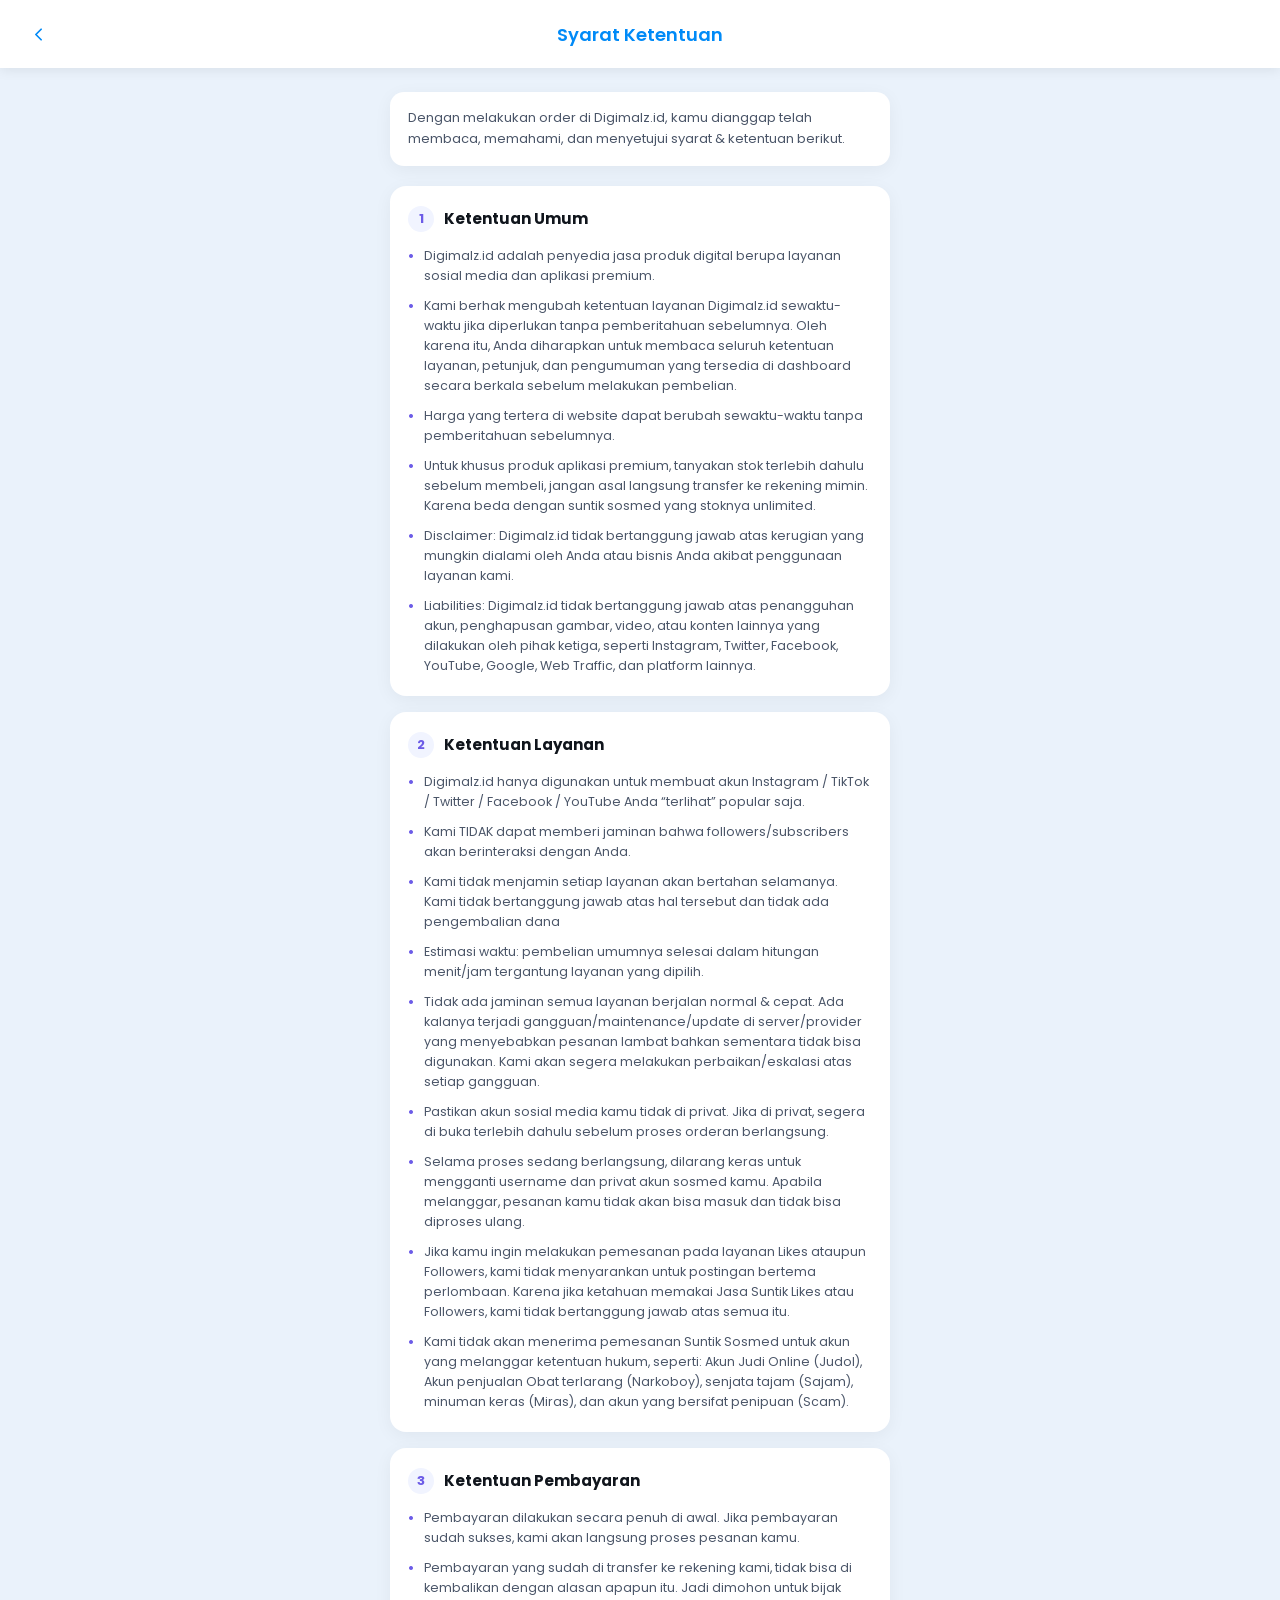
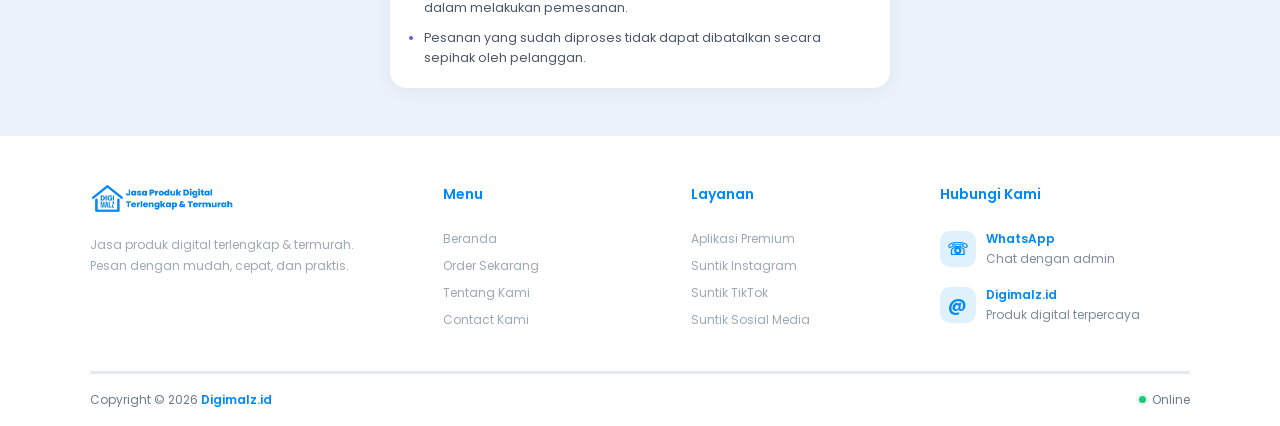
<file: sk.html>
<!DOCTYPE html>
<html lang="id">
<head>
  <meta charset="UTF-8">
  <meta name="viewport" content="width=device-width, initial-scale=1.0">

  <title>Contact Kami - Digimalz.id</title>

  <link rel="preconnect" href="https://fonts.googleapis.com">
  <link rel="preconnect" href="https://fonts.gstatic.com" crossorigin>

  <link
    href="https://fonts.googleapis.com/css2?family=Poppins:wght@400;500;600;700&display=swap"
    rel="stylesheet"
  >

  <link rel="stylesheet" href="sk.css">
</head>

<body>

  <!-- ===== NAVBAR ===== -->
  <nav class="navbar contact-navbar">

    <button
      type="button"
      class="back-btn"
      onclick="history.back()"
      aria-label="Kembali"
    >
      <svg
        width="21"
        height="21"
        viewBox="0 0 24 24"
        fill="none"
        stroke="currentColor"
        stroke-width="2"
        stroke-linecap="round"
        stroke-linejoin="round"
      >
        <polyline points="15 18 9 12 15 6"></polyline>
      </svg>
    </button>

    <h1>Syarat Ketentuan</h1>

  </nav>
  <!-- ===== END NAVBAR ===== -->

  <!-- ===== KONTEN SYARAT & KETENTUAN ===== -->
  <section class="terms-wrap">

    <div class="terms-intro">
      <p>Dengan melakukan order di Digimalz.id, kamu dianggap telah membaca, memahami, dan menyetujui syarat & ketentuan berikut.</p>
    </div>

    <div class="terms-card">
      <h2><span class="terms-num">1</span> Ketentuan Umum</h2>
      <ul>
        <li>Digimalz.id adalah penyedia jasa produk digital berupa layanan sosial media dan aplikasi premium.</li>
        <li>Kami berhak mengubah ketentuan layanan Digimalz.id sewaktu-waktu jika diperlukan tanpa pemberitahuan sebelumnya. Oleh karena itu, Anda diharapkan untuk membaca seluruh ketentuan layanan, petunjuk, dan pengumuman yang tersedia di dashboard secara berkala sebelum melakukan pembelian.</li>
        <li>Harga yang tertera di website dapat berubah sewaktu-waktu tanpa pemberitahuan sebelumnya.</li>
        <li>Untuk khusus produk aplikasi premium, tanyakan stok terlebih dahulu sebelum membeli, jangan asal langsung transfer ke rekening mimin. Karena beda dengan suntik sosmed yang stoknya unlimited.</li>
        <li>Disclaimer: Digimalz.id tidak bertanggung jawab atas kerugian yang mungkin dialami oleh Anda atau bisnis Anda akibat penggunaan layanan kami.</li>
        <li>Liabilities: Digimalz.id tidak bertanggung jawab atas penangguhan akun, penghapusan gambar, video, atau konten lainnya yang dilakukan oleh pihak ketiga, seperti Instagram, Twitter, Facebook, YouTube, Google, Web Traffic, dan platform lainnya.</li>
      </ul>
    </div>

    <div class="terms-card">
      <h2><span class="terms-num">2</span> Ketentuan Layanan</h2>
      <ul>
        <li>Digimalz.id hanya digunakan untuk membuat akun Instagram / TikTok / Twitter / Facebook / YouTube Anda “terlihat” popular saja.</li>
        <li>Kami TIDAK dapat memberi jaminan bahwa followers/subscribers akan berinteraksi dengan Anda.</li>
        <li>Kami tidak menjamin setiap layanan akan bertahan selamanya. Kami tidak bertanggung jawab atas hal tersebut dan tidak ada pengembalian dana</li>
        <li>Estimasi waktu: pembelian umumnya selesai dalam hitungan menit/jam tergantung layanan yang dipilih.</li>
        <li>Tidak ada jaminan semua layanan berjalan normal & cepat. Ada kalanya terjadi gangguan/maintenance/update di server/provider yang menyebabkan pesanan lambat bahkan sementara tidak bisa digunakan. Kami akan segera melakukan perbaikan/eskalasi atas setiap gangguan.</li>
        <li>Pastikan akun sosial media kamu tidak di privat. Jika di privat, segera di buka terlebih dahulu sebelum proses orderan berlangsung.</li>
        <li>Selama proses sedang berlangsung, dilarang keras untuk mengganti username dan privat akun sosmed kamu. Apabila melanggar, pesanan kamu tidak akan bisa masuk dan tidak bisa diproses ulang.</li>
        <li>Jika kamu ingin melakukan pemesanan pada layanan Likes ataupun Followers, kami tidak menyarankan untuk postingan bertema perlombaan. Karena jika ketahuan memakai Jasa Suntik Likes atau Followers, kami tidak bertanggung jawab atas semua itu.</li>
        <li>Kami tidak akan menerima pemesanan Suntik Sosmed untuk akun yang melanggar ketentuan hukum, seperti: Akun Judi Online (Judol), Akun penjualan Obat terlarang (Narkoboy), senjata tajam (Sajam), minuman keras (Miras), dan akun yang bersifat penipuan (Scam).</li>
        
      </ul>
    </div>

    <div class="terms-card">
      <h2><span class="terms-num">3</span> Ketentuan Pembayaran</h2>
      <ul>
        <li>Pembayaran dilakukan secara penuh di awal. Jika pembayaran sudah sukses, kami akan langsung proses pesanan kamu.</li>
        <li>Pembayaran yang sudah di transfer ke rekening kami, tidak bisa di kembalikan dengan alasan apapun itu. Jadi dimohon untuk bijak dalam melakukan pemesanan.</li>
        <li>Pesanan yang sudah diproses tidak dapat dibatalkan secara sepihak oleh pelanggan.</li>
      </ul>
    </div>

  </section>
  <!-- ===== END KONTEN ===== -->

  <!-- ===== FOOTER ===== -->
<footer class="footer">

  <div class="footer-main">

    <!-- BRAND -->
    <div class="footer-brand">
      <img src="icon/logo.png" alt="Digimalz" class="footer-logo">

      <p>
        Jasa produk digital terlengkap & termurah.
        Pesan dengan mudah, cepat, dan praktis.
      </p>
    </div>

    <!-- MENU -->
    <div class="footer-links">
      <h3>Menu</h3>

      <a href="#">Beranda</a>
      <a href="#order">Order Sekarang</a>
      <a href="#">Tentang Kami</a>
      <a href="#">Contact Kami</a>
    </div>

    <!-- LAYANAN -->
    <div class="footer-links">
      <h3>Layanan</h3>

      <a href="#">Aplikasi Premium</a>
      <a href="#">Suntik Instagram</a>
      <a href="#">Suntik TikTok</a>
      <a href="#">Suntik Sosial Media</a>
    </div>

    <!-- CONTACT -->
    <div class="footer-contact">
      <h3>Hubungi Kami</h3>

      <a
        href="https://wa.me/628553333529"
        target="_blank"
        class="footer-contact-item"
      >
        <span class="footer-contact-icon">☏</span>
        <span>
          <strong>WhatsApp</strong>
          <small>Chat dengan admin</small>
        </span>
      </a>

      <div class="footer-contact-item">
        <span class="footer-contact-icon">@</span>
        <span>
          <strong>Digimalz.id</strong>
          <small>Produk digital terpercaya</small>
        </span>
      </div>
    </div>

  </div>

  <div class="footer-bottom">

    <span>
      Copyright © 2026 <strong>Digimalz.id</strong>
    </span>

    <span class="footer-status">
      <i></i>
      Online
    </span>

  </div>

</footer>
<!-- ===== END FOOTER ===== -->

  </body>
      </html>
</file>
<file: dgm-s4k9.css>
* {
  margin: 0;
  padding: 0;
  box-sizing: border-box;
  -webkit-tap-highlight-color: transparent;
}

img {
  -webkit-user-select: none;
  -moz-user-select: none;
  user-select: none;
  -webkit-touch-callout: none;
  pointer-events: none;
}

body {
  font-family: 'Segoe UI', system-ui, sans-serif;
  background: #EAF2FB;
}

/* ==============================
   RATING CS POPUP
============================== */

.rating-overlay {
  position: fixed;
  inset: 0;
  background: rgba(16,21,28,0.4);
  display: none;
  align-items: center;
  justify-content: center;
  z-index: 100000;
  padding: 20px;
}

.rating-overlay.show {
  display: flex;
}

.rating-box {
  width: 100%;
  max-width: 340px;
  background: #FFFFFF;
  border-radius: 20px;
  padding: 28px 24px;
  text-align: center;
  font-family: 'Poppins', sans-serif;
  box-shadow: 0 20px 50px rgba(0,0,0,0.2);
}

.rating-icon {
  width: 52px;
  height: 52px;
  margin: 0 auto 14px;
  border-radius: 50%;
  background: #F1F4FF;
  color: #6C5CE7;
  display: flex;
  align-items: center;
  justify-content: center;
}

.rating-question {
  font-size: 15px;
  font-weight: 600;
  color: #10151C;
  line-height: 1.5;
  margin-bottom: 20px;
}

.rating-buttons {
  display: flex;
  gap: 10px;
  position: relative;
  min-height: 44px;
}

.rating-btn {
  flex: 1;
  padding: 8px;
  border: none;
  border-radius: 10px;
  font-size: 13px;
  font-weight: 600;
  font-family: 'Poppins', sans-serif;
  cursor: pointer;
}

.rating-btn-no {
  background: #E5484D;
  color: #FFFFFF;
}

.rating-btn-yes {
  background: #038df2;
  color: #FFFFFF;
}

.rating-thanks {
  display: none;
  font-size: 13.5px;
  color: #4A5568;
  line-height: 1.6;
  margin-top: 4px;
}

.rating-thanks.show {
  display: block;
}

.rating-progress-track {
  display: block;
  width: 100%;
  height: 4px;
  background: #E5E9EE;
  border-radius: 4px;
  margin-top: 14px;
  overflow: hidden;
}

.rating-progress-bar {
  display: block;
  height: 100%;
  width: 100%;
  background: #038df2;
  border-radius: 4px;
  transform-origin: left;
  animation: shrinkBar 5.5s linear forwards;
}

@keyframes shrinkBar {
  from { transform: scaleX(1); }
  to { transform: scaleX(0); }
}

.crisp-label {
  position: fixed;
  right: 18px;
  bottom: 95px;
  z-index: 9998;
  padding: 8px 12px;
  border-radius: 13px;
  background: #038DF2;
  color: #FFFFFF;
  font-size: 12px;
  font-family: 'Poppins', sans-serif;
  font-weight: 600;
  white-space: nowrap;
  box-shadow: 0 4px 15px rgba(3,141,242,0.25);
}

.crisp-label::after {
  content: "";
  position: absolute;
  right: 18px;
  bottom: -10px;
  width: 0;
  height: 0;
  border-left: 10px solid transparent;
  border-right: 10px solid transparent;
  border-top: 10px solid #038DF2;
}

.crisp-client .cc-tlyw {
  transform: scale(0.88) !important;
  transform-origin: bottom right !important;
  right: 90px !important;
  bottom: 10px !important;
}

.ad-popup-overlay {
  position: fixed;
  inset: 0;
  z-index: 100000 !important;
  display: flex;
  align-items: center;
  justify-content: center;
  padding: 20px;
  background: rgba(0, 0, 0, 0.58);
  backdrop-filter: blur(4px);
  -webkit-backdrop-filter: blur(4px);
  opacity: 0;
  visibility: hidden;
  transition: opacity 0.25s ease, visibility 0.25s ease;
}

.ad-popup-overlay.show {
  opacity: 1;
  visibility: visible;
}

.ad-popup {
  position: relative;
  width: 100%;
  max-width: 380px;
  overflow: hidden;
  border-radius: 18px;
  background: #ffffff;
  box-shadow: 0 20px 60px rgba(0, 0, 0, 0.25);
  transform: scale(0.92);
  transition: transform 0.25s ease;
}

.ad-popup-overlay.show .ad-popup {
  transform: scale(1);
}

.ad-popup a {
  display: block;
  line-height: 0;
}

.ad-popup img {
  display: block;
  width: 100%;
  height: auto;
  object-fit: cover;
}

.ad-popup-close {
  position: absolute;
  top: 10px;
  right: 10px;
  z-index: 2;
  width: 34px;
  height: 34px;
  display: flex;
  align-items: center;
  justify-content: center;
  border: none;
  border-radius: 50%;
  background: rgba(255, 255, 255, 0.95);
  color: #333;
  font-size: 25px;
  line-height: 1;
  cursor: pointer;
  box-shadow: 0 3px 12px rgba(0, 0, 0, 0.15);
  transition: transform 0.2s ease;
}

.ad-popup-close:active {
  transform: scale(0.88);
}

.ad-popup-container {
  width: 100%;
  max-width: 380px;
}

.ad-popup-hint {
  margin-bottom: 9px;
  text-align: center;
  color: #ffffff;
  font-family: 'Poppins', sans-serif;
  font-size: 14px;
  font-weight: 500;
  text-shadow: 0 1px 4px rgba(0, 0, 0, 0.35);
}

.navbar {
  position: sticky;
  top: 0;
  display: flex;
  align-items: center;
  justify-content: space-between;
  padding: 16px 24px;
  background: #FFF;
  z-index: 9999;
  box-shadow: 0 2px 12px rgba(0,0,0,0.06);
  border-bottom: 1px solid rgba(0,0,0,0.04);
}

.logo-mark {
  height: 32px;
  width: auto;
  object-fit: contain;
}

/* ==============================
   HAMBURGER MENU
============================== */

.menu-btn {
  width: 42px;
  height: 42px;
  border: none;
  background: transparent;
  display: flex;
  flex-direction: column;
  align-items: center;
  justify-content: center;
  gap: 5px;
  cursor: pointer;
  padding: 0;
  -webkit-tap-highlight-color: transparent;
}

.menu-btn:active {
  transform: scale(0.94);
}

.menu-btn span {
  width: 24px;
  height: 3px;
  border-radius: 10px;
  background: #008af7;
  display: block;
  transition: transform 0.25s ease, opacity 0.2s ease;
  
}

/* ==============================
   MENU OVERLAY
============================== */

.menu-overlay {
  position: fixed;
  inset: 0;
  background: rgba(16,21,28,0.28);
  backdrop-filter: blur(4px);
  -webkit-backdrop-filter: blur(4px);

  opacity: 0;
  visibility: hidden;

  transition:
    opacity 0.3s ease,
    visibility 0.3s ease;

  z-index: 10000;
}

.menu-overlay.show {
  opacity: 1;
  visibility: visible;
}


/* ==============================
   MENU PANEL
   SLIDE DARI KANAN
============================== */

.menu-panel {
  position: fixed;
  top: 0;
  right: 0;
  bottom: 0;
  /* Lebar menu */
  width: 50%;
  max-width: 360px;
  min-width: 280px;
  background: #FFFFFF;
  border-radius: 20px 0 0 20px;
  padding: 22px 20px;
  box-shadow: -12px 0 35px rgba(16,21,28,0.15);
  z-index: 10001;
  opacity: 0;
  visibility: hidden;

  /* Mulai dari luar layar sebelah kanan */
  transform: translateX(100%);

  transition:
    transform 0.35s cubic-bezier(0.22, 1, 0.36, 1),
    opacity 0.25s ease,
    visibility 0.35s ease;
}

.menu-panel.show {
  opacity: 1;
  visibility: visible;

  /* Masuk ke layar */
  transform: translateX(0);
}

/* Header menu */

.menu-header {
  display: flex;
  align-items: center;
  justify-content: space-between;
  padding: 2px 2px 14px;
  border-bottom: 1px solid #EEF1F5;
}

.menu-header span {
  font-family: 'Poppins', sans-serif;
  font-size: 17px;
  font-weight: 700;
  color: #10151C;
}

.menu-close {
  width: 32px;
  height: 32px;
  border: none;
  border-radius: 9px;
  background: #F1F4FF;
  color: #5B6B7F;
  font-size: 22px;
  line-height: 1;
  cursor: pointer;
  transition: background 0.2s ease;
  -webkit-tap-highlight-color: transparent;
}

.menu-close:hover {
  background: #E4E8FF;
}

/* Item menu */

.menu-items {
  display: flex;
  flex-direction: column;
  gap: 8px;
  padding-top: 12px;
}

.menu-item {
  display: flex;
  align-items: center;
  gap: 12px;
  padding: 12px;
  border-radius: 12px;
  text-decoration: none;
  transition: background 0.2s ease, transform 0.2s ease;
}

.menu-item:hover {
  background: #F5F7FF;
  transform: translateX(2px);
}

.menu-icon {
  width: 40px;
  height: 40px;
  flex-shrink: 0;
  display: flex;
  align-items: center;
  justify-content: center;
  border-radius: 11px;
  background: #F1F4FF;
  color: #6C5CE7;
  font-size: 19px;
}

.menu-item strong {
  display: block;
  font-family: 'Poppins', sans-serif;
  font-size: 14px;
  font-weight: 600;
  color: #10151C;
  margin-bottom: 2px;
}

.menu-item small {
  display: block;
  font-family: 'Poppins', sans-serif;
  font-size: 11px;
  color: #8492A6;
}

.order-box {
  width: 90%;
  max-width: 420px;
  margin: 48px auto;
  padding: 28px 19px;
  background: #FFFFFF;
  border-radius: 18px;
  font-family: 'Poppins', sans-serif;
  box-shadow: 0 4px 24px rgba(0,0,0,0.06);
  position: relative;
}

.order-box h2 {
  font-size: 20px;
  color: #10151C;
  margin-bottom: 20px;
  display: flex;
  align-items: center;
  gap: 8px;
}

.field {
  margin-bottom: 18px;
}

.field label {
  display: block;
  font-size: 13px;
  font-weight: 600;
  color: #5B6B7F;
  margin-bottom: 8px;
}

/* ==============================
   DROPDOWN
============================== */

.dropdown {
  position: relative;
}

.dropdown-btn {
  width: 100%;
  display: flex;
  align-items: center;
  justify-content: space-between;
  padding: 13px 16px;
  border: 1px solid #DCE4EC;
  border-radius: 12px;
  background: #F8FAFD;
  font-size: 15px;
  color: #10151C;
  cursor: pointer;
  transition: border-color 0.15s ease;
}

.dropdown-btn:hover {
  border-color: #6C5CE7;
}

.dropdown-btn svg {
  color: #5B6B7F;
  transition: transform 0.2s ease;
}

.dropdown.open .dropdown-btn svg {
  transform: rotate(180deg);
}

.dropdown-list {
  list-style: none;
  position: absolute;
  top: calc(100% + 6px);
  left: 0;
  right: 0;
  background: #FFFFFF;
  border: 1px solid #E5EAF0;
  border-radius: 12px;
  box-shadow: 0 10px 30px rgba(16,21,28,0.12);
  padding: 6px;
  max-height: 220px;
  overflow-y: auto;
  z-index: 20;
  display: none;
}

.dropdown.open .dropdown-list {
  display: block;
}

.dropdown-list li {
  padding: 6px 12px;
  border-radius: 8px;
  font-size: 13px;
  color: #10151C;
  cursor: pointer;
  display: flex;
  align-items: center;
  gap: 12px;
}

.dropdown-list li:hover {
  background: #F1F4FF;
}

/* ==============================
   STEPPER
============================== */

.stepper {
  display: flex;
  align-items: center;
  gap: 16px;
}

.stepper button {
  width: 40px;
  height: 40px;
  border: none;
  border-radius: 10px;
  background: #F1F4FF;
  color: #6C5CE7;
  font-size: 20px;
  cursor: pointer;
  transition: background 0.15s ease;
}

.stepper button:hover {
  background: #E4E8FF;
}

.stepper span {
  min-width: 70px;
  text-align: center;
  font-size: 17px;
  font-weight: 700;
  color: #10151C;
}

/* ==============================
   LOCKED STATE
============================== */

.dropdown.locked .dropdown-btn,
.stepper.locked button {
  opacity: 0.5;
  cursor: not-allowed;
}

.dropdown.locked .dropdown-btn:hover {
  border-color: #DCE4EC;
}

.stepper.locked button:hover {
  background: #F1F4FF;
}

/* ==============================
   PRICE BOX
============================== */

.price-box {
  display: flex;
  align-items: center;
  justify-content: space-between;
  padding: 14px 16px;
  background: #EAF2FB;
  border-radius: 12px;
  margin-bottom: 18px;
}

.price-box span:first-child {
  font-size: 13px;
  color: #5B6B7F;
}

.price-box span:last-child {
  font-size: 18px;
  font-weight: 700;
  color: red;
}

/* ==============================
   WHATSAPP BUTTON
============================== */

.wa-btn {
  width: 100%;
  padding: 13px;
  border: none;
  border-radius: 12px;
  background: #038df2;
  color: #FFFFFF;
  font-size: 14px;
  font-weight: 700;
  cursor: pointer;
  font-family: 'Poppins', sans-serif;
  transition: background 0.15s ease, opacity 0.15s ease;
}

.wa-btn:hover {
  background: #038df2;
}

.wa-btn:disabled {
  opacity: 0.5;
  cursor: not-allowed;
}

/* ==============================
   DESKRIPSI
============================== */

.desc-card {
  padding: 12px 14px;
  background: #F1F4FF;
  border-radius: 10px;
  border-left: 3px solid #6C5CE7;
}

.desc-card p {
  font-size: 13px;
  color: #4A5568;
  line-height: 1.5;
  margin-bottom: 8px;
}

.desc-card p:last-of-type {
  margin-bottom: 10px;
}

.desc-note {
  font-size: 12px;
  color: #8492A6;
  font-style: italic;
  margin-top: 8px;
  margin-bottom: 0;
}

.desc-note:first-of-type {
  margin-top: 10px;
}

.benefit-list {
  list-style: none;
  margin: 0 0 12px;
  padding: 0;
  line-height: 1.5;
}

.benefit-list li {
  position: relative;
  padding-left: 15px;
  margin-bottom: 2px;
}

.benefit-list li::before {
  content: "•";
  position: absolute;
  left: 0;
  top: 0;
  color: #635BDB;
  font-weight: 600;
}

.descBox p {
  margin: 0 0 14px;
  line-height: 1.7;
}

.descBox p:last-child {
  margin-bottom: 0;
}

.desc-note {
  margin-top: 14px !important;
  padding-top: 12px;
  border-top: 1px solid rgba(0, 0, 0, 0.08);
}

/* ==============================
   TOAST
============================== */

.toast {
  position: fixed;
  top: 90px;
  left: 50%;
  transform: translateX(-50%) translateY(-20px);
  background: #038df2;
  color: #FFFFFF;
  font-family: 'Poppins', sans-serif;
  font-size: 13px;
  font-weight: 700;
  padding: 12px 20px;
  border-radius: 12px;
  white-space: nowrap;
  opacity: 0;
  pointer-events: none;
  z-index: 100001;
  transition: transform 0.3s ease, opacity 0.3s ease;
}

.toast.show {
  opacity: 1;
  transform: translateX(-50%) translateY(0);
}

/* ==============================
   BANNER
============================== */

.banner-box {
  width: 90%;
  max-width: 420px;
  margin: 30px auto 8px;
  overflow: hidden;
  border-radius: 12px;
}

.banner-track {
  display: flex;
  transition: transform 0.5s ease;
}

.banner-box img {
  width: 100%;
  min-width: 100%;
  display: block;
}

/* ==============================
   ICON
============================== */

.sm-icon {
  width: 18px;
  height: 18px;
  object-fit: contain;
  flex-shrink: 0;
  border-radius: 3px;
}

/* ==============================
   REFERRAL
============================== */

.referral-box {
  display: flex;
  gap: 8px;
}

.referral-box input {
  flex: 1;
  min-width: 0;
  padding: 11px 16px;
  border: 1px solid #DCE4EC;
  border-radius: 12px;
  background: #F8FAFD;
  font-size: 13px;
  font-family: 'Poppins', sans-serif;
  color: #10151C;
  text-transform: uppercase;
}

.referral-box input:focus {
  outline: none;
  border-color: #6C5CE7;
}

.referral-box button {
  padding: 11px 18px;
  border: none;
  border-radius: 12px;
  background: #6C5CE7;
  color: #FFFFFF;
  font-size: 13px;
  font-weight: 600;
  font-family: 'Poppins', sans-serif;
  cursor: pointer;
  white-space: nowrap;
  transition: background 0.15s ease;
}

.referral-box button:hover {
  background: #5A4BD1;
}

#smSelected,
#svSelected {
  display: inline-flex;
  align-items: center;
  gap: 8px;
  font-size: 13.50px;
}

/* ==============================
   DROPDOWN SCROLLBAR
============================== */

.dropdown-list::-webkit-scrollbar {
  width: 4px;
}

.dropdown-list::-webkit-scrollbar-track {
  background: transparent;
}

.dropdown-list::-webkit-scrollbar-thumb {
  background: #DCE4EC;
  border-radius: 4px;
}

.dropdown-list::-webkit-scrollbar-thumb:hover {
  background: #6C5CE7;
}

/* ==============================
   DROPDOWN FADE
============================== */

.dropdown::after {
  content: "";
  position: absolute;
  left: 6px;
  right: 6px;
  bottom: 6px;
  height: 24px;
  background: linear-gradient(
    to bottom,
    rgba(255,255,255,0),
    rgba(255,255,255,0.95)
  );
  border-radius: 0 0 12px 12px;
  pointer-events: none;
  opacity: 0;
  transition: opacity 0.2s ease;
  z-index: 21;
}

.dropdown.open::after {
  opacity: 1;
}

/* ==============================
   NOTICE BAR
============================== */

.notice-bar {
  width: 90%;
  max-width: 420px;
  height: 46px;
  margin: 28px auto -28px;
  display: flex;
  align-items: stretch;
  overflow: hidden;
  border-radius: 8px;
  background: #FFFFFF;
  box-shadow: 0 4px 18px rgba(0,0,0,0.05);
}

/* bagian biru */
.notice-icon {
  width: 52px;
  min-width: 52px;
  background: #038df2;
  color: #FFFFFF;
  display: flex;
  align-items: center;
  justify-content: center;
  z-index: 2;
}

/* area teks */
.notice-content {
  flex: 1;
  min-width: 0;
  overflow: hidden;
  display: flex;
  align-items: center;
  position: relative;
  background: #FFFFFF;
}

/* teks yang dikontrol JavaScript */
.notice-js {
  position: absolute;
  left: 0;
  white-space: nowrap;
  font-family: 'Poppins', sans-serif;
  font-size: 14px;
  font-weight: 500;
  color: #4A5568;
  transform: translateX(100%);
}

/* ==============================
   WHY US
============================== */

.why-box {
  width: 90%;
  max-width: 420px;
  margin: 0 auto 48px;
  font-family: 'Poppins', sans-serif;
}

.why-title {
  font-size: 21px;
  font-weight: 700;
  color: #10151C;
  text-align: center;
  margin-bottom: 18px;
  font-family: 'Poppins', sans-serif;
}

.why-grid {
  display: grid;
  grid-template-columns: 1fr 1fr;
  gap: 12px;
}

.why-card {
  background: #FFFFFF;
  border-radius: 14px;
  padding: 16px 14px;
  box-shadow: 0 4px 18px rgba(0,0,0,0.05);
  text-align: left;
}

.why-icon {
  width: 40px;
  height: 40px;
  display: flex;
  align-items: center;
  justify-content: center;
  border-radius: 11px;
  background: #F1F4FF;
  color: #6C5CE7;
  margin-bottom: 10px;
}

.why-card h3 {
  font-size: 13.5px;
  font-weight: 600;
  color: #10151C;
  margin-bottom: 5px;
}

.why-card p {
  font-size: 11.5px;
  color: #8492A6;
  line-height: 1.5;
}

/* ==============================
   TESTIMONI
============================== */

.testi-box {
  width: 90%;
  max-width: 420px;
  margin: 0 auto 48px;
  font-family: 'Poppins', sans-serif;
}

.testi-title {
  font-size: 21px;
  font-weight: 700;
  color: #10151C;
  text-align: center;
  margin-bottom: 18px;
}

.testi-card {
  background: #FFFFFF;
  border-radius: 16px;
  padding: 20px 18px;
  box-shadow: 0 4px 18px rgba(0,0,0,0.05);
  min-height: 140px;
}

.testi-head {
  display: flex;
  align-items: center;
  gap: 12px;
  margin-bottom: 12px;
}

.testi-avatar {
  width: 42px;
  height: 42px;
  min-width: 42px;
  border-radius: 50%;
  object-fit: cover;
  background: #F1F4FF;
}

.testi-info {
  display: flex;
  flex-direction: column;
}

.testi-info strong {
  font-size: 15px;
  font-weight: 600;
  color: #10151C;
}

.testi-info span {
  font-size: 11.5px;
  color: #8492A6;
}

.testi-text {
  font-size: 13px;
  color: #4A5568;
  line-height: 1.6;
}

.testi-nav {
  display: flex;
  align-items: center;
  justify-content: center;
  gap: 16px;
  margin-top: 16px;
}

.testi-nav button {
  width: 34px;
  height: 34px;
  border: none;
  border-radius: 10px;
  background: #F1F4FF;
  color: #6C5CE7;
  display: flex;
  align-items: center;
  justify-content: center;
  cursor: pointer;
  transition: background 0.15s ease;
}

.testi-nav button:hover {
  background: #E4E8FF;
}

.testi-dots {
  display: flex;
  gap: 6px;
}

.testi-dots span {
  width: 6px;
  height: 6px;
  border-radius: 50%;
  background: #DCE4EC;
  transition: background 0.2s ease, width 0.2s ease;
}

.testi-dots span.active {
  background: #6C5CE7;
  width: 16px;
  border-radius: 4px;
}

/* ==============================
   METODE PEMBAYARAN
============================== */

.payment-box {
  width: 90%;
  max-width: 420px;
  margin: 0 auto 48px;
  font-family: 'Poppins', sans-serif;
}

.payment-title {
  font-size: 21px;
  font-weight: 700;
  color: #10151C;
  text-align: center;
  margin-bottom: 18px;
}

.payment-grid {
  display: grid;
  grid-template-columns: repeat(4, 1fr);
  gap: 10px;
}

.payment-card {
  background: #FFFFFF;
  border-radius: 12px;
  padding: 12px 8px;
  box-shadow: 0 4px 14px rgba(0,0,0,0.05);
  display: flex;
  align-items: center;
  justify-content: center;
  aspect-ratio: 1 / 1;
}

.payment-card img {
  max-width: 90%;
  max-height: 90%;
  object-fit: contain;
}

@media (max-width: 480px) {
  .payment-grid {
    grid-template-columns: repeat(4, 1fr);
    gap: 8px;
  }

  .payment-card {
    padding: 10px 6px;
  }
}

/* ==============================
   FOOTER
============================== */

.footer {
  width: 100%;
  margin-top: 20px;
  background: #FFFFFF;
  color: #008af7;
  font-family: 'Poppins', sans-serif;
}

/* BAGIAN UTAMA */

.footer-main {
  width: 90%;
  max-width: 1100px;
  margin: 0 auto;
  padding: 48px 0 38px;
  display: grid;
  grid-template-columns: 1.5fr 1fr 1fr 1.2fr;
  gap: 40px;
}

/* BRAND */

.footer-brand {
  max-width: 280px;
}

.footer-logo {
  width: 145px;
  height: auto;
  object-fit: contain;
  margin-bottom: 16px;
}

.footer-brand p {
  font-size: 12px;
  line-height: 1.7;
  color: #9DA8B6;
  margin: 0;
}

/* JUDUL */

.footer-links h3,
.footer-contact h3 {
  font-size: 14px;
  font-weight: 600;
  margin-bottom: 16px;
  color: #008af7;
}

/* LINK */

.footer-links {
  display: flex;
  flex-direction: column;
  align-items: flex-start;
  gap: 9px;
}

.footer-links a {
  color: #9DA8B6;
  text-decoration: none;
  font-size: 12px;
  transition:
    color 0.2s ease,
    transform 0.2s ease;
}

.footer-links a:hover {
  color: #008af7;
  transform: translateX(3px);
}

/* CONTACT */

.footer-contact {
  display: flex;
  flex-direction: column;
  align-items: flex-start;
}

.footer-contact-item {
  display: flex;
  align-items: center;
  gap: 10px;
  width: 100%;
  padding: 9px 0;
  text-decoration: none;
  color: inherit;
}

.footer-contact-icon {
  width: 36px;
  height: 36px;
  display: flex;
  align-items: center;
  justify-content: center;
  flex-shrink: 0;
  border-radius: 10px;
  background: rgba(3,141,242,0.12);
  color: #038df2;
  font-size: 17px;
  font-weight: 600;
}

.footer-contact-item strong {
  display: block;
  font-size: 12px;
  font-weight: 600;
  color: #008af7;
  margin-bottom: 2px;
}

.footer-contact-item small {
  display: block;
  font-size: 12px;
  color: #7F8B9A;
}

/* GARIS BAWAH */

.footer-bottom {
  width: 90%;
  max-width: 1100px;
  margin: 0 auto;
  padding: 17px 0;
  border-top: 3px solid #E5EAF0;
  display: flex;
  align-items: center;
  justify-content: space-between;
  font-size: 12px;
  color: #6F7B89;
}

.footer-bottom strong {
  color: #008af7;
  font-weight: 600;
}

/* STATUS */

.footer-status {
  display: flex;
  align-items: center;
  gap: 6px;
}

.footer-status i {
  width: 7px;
  height: 7px;
  border-radius: 50%;
  background: #20C77A;
  display: block;
  box-shadow: 0 0 0 3px rgba(32,199,122,0.10);
}

@keyframes borderBlink {
  0%, 100% {
    border-color: #DCE4EC;
    box-shadow: 0 0 0 0 rgba(3, 141, 242, 0);
  }
  50% {
    border-color: #038df2;
    box-shadow: 0 0 0 4px rgba(3, 141, 242, 0.15);
  }
}

.dropdown.attention .dropdown-btn {
  animation: borderBlink 1.4s ease-in-out infinite;
}

/* ==============================
   FOOTER MOBILE
============================== */

@media (max-width: 700px) {

  .footer-main {
    width: 90%;
    padding: 38px 0 30px;

    grid-template-columns: 1fr 1fr;
    gap: 32px 20px;
  }

  .footer-brand {
    grid-column: 1 / -1;
    max-width: 100%;
  }

  .footer-logo {
    width: 150px;
    margin-bottom: 12px;
  }

  .footer-brand p {
    max-width: 320px;
    font-size: 11.5px;
  }

  .footer-links h3,
  .footer-contact h3 {
    margin-bottom: 13px;
  }

  .footer-bottom {
    width: 90%;
  }
}

/* HP KECIL */

@media (max-width: 380px) {

  .footer-main {
    grid-template-columns: 1fr;
    gap: 26px;
  }

  .footer-brand {
    grid-column: auto;
  }

  .footer-bottom {
    flex-direction: column;
    align-items: flex-start;
    gap: 9px;
  }
}

/* ==============================
   RESPONSIVE
============================== */

@media (max-width: 480px) {

  .navbar {
    padding: 16px 15px;
  }

  .logo-mark {
    height: 32px;
  }

  .notice-bar {
    width: 90%;
  }

  .notice-js {
    font-size: 14px;
  }
}

@media (max-width: 480px) {
  .payment-grid {
    grid-template-columns: repeat(4, 1fr);
    gap: 8px;
  }

  .payment-card {
    padding: 10px 6px;
  }
}

@media (min-width: 768px) {

  .order-box,
  .why-box,
  .testi-box,
  .payment-box {
    max-width: 900px;
  }

}

#customChatBtn {
  position: fixed;
  right: 18px;
  bottom: 20px;
  width: 55px;
  height: 55px;
  padding: 0;
  border: 0;
  background: transparent;
  cursor: pointer;
  z-index: 99999;
}

#customChatBtn img {
  width: 100%;
  height: 100%;
  display: block;
  object-fit: contain;
}

.online-badge {
  position: absolute;
  bottom: 3px;
  right: 3px;
  width: 14px;
  height: 14px;
  background: #20C77A;
  border: 2px solid #FFFFFF;
  border-radius: 50%;
  box-shadow: 0 0 0 2px rgba(32,199,122,0.15);
}

#crisp-chatbox .cc-1m2mf,
#crisp-chatbox a[data-visible="true"] {
  display: none !important;
}


/* ========================================
   RESPONSIVE OVERHAUL
   Mobile, Tablet, Desktop
   Footer tidak diubah
======================================== */

/* Mencegah halaman melebar ke samping */
html {
  width: 100%;
  overflow-x: clip;
  scroll-behavior: smooth;
}

body {
  width: 100%;
  min-width: 0;
  overflow-x: clip;
}

button,
input,
select,
textarea {
  max-width: 100%;
}

.order-box,
.banner-box,
.notice-bar,
.why-box,
.testi-box,
.payment-box {
  min-width: 0;
}

/* ========================================
   DESKTOP NAVIGATION
======================================== */

/* Tampilkan link desktop jika tersedia di HTML */
.desktop-nav {
  display: flex;
  align-items: center;
  justify-content: center;
  gap: 28px;
}

.desktop-nav a {
  display: inline-flex;
  align-items: center;
  padding: 10px 0;
  color: #4A5568;
  font-family: 'Poppins', sans-serif;
  font-size: 14px;
  font-weight: 500;
  text-decoration: none;
  white-space: nowrap;
  transition: color 0.2s ease;
}

.desktop-nav a:hover,
.desktop-nav a.active {
  color: #038df2;
}

@media (min-width: 769px) {
  .navbar {
    padding: 14px 5%;
    gap: 30px;
  }

  .logo-mark {
    height: 35px;
    flex-shrink: 0;
  }

  .menu-btn,
  .menu-overlay,
  .menu-panel {
    display: none;
  }
}

/* ========================================
   TABLET
======================================== */

@media (min-width: 481px) and (max-width: 768px) {
  .navbar {
    padding: 14px 24px;
  }

  .order-box,
  .banner-box,
  .notice-bar,
  .why-box,
  .testi-box,
  .payment-box {
    width: 88%;
    max-width: 620px;
  }

  .order-box {
    padding: 30px 26px;
  }

  .why-grid {
    grid-template-columns: repeat(2, minmax(0, 1fr));
    gap: 16px;
  }

  .why-card {
    padding: 20px 18px;
  }

  .why-card h3 {
    font-size: 14px;
  }

  .why-card p {
    font-size: 12px;
  }

  .testi-card {
    padding: 24px;
  }

  .payment-grid {
    grid-template-columns: repeat(4, minmax(0, 1fr));
    gap: 14px;
  }

  .menu-panel {
    width: 320px;
    max-width: 80%;
  }
}

/* ========================================
   DESKTOP
======================================== */

@media (min-width: 769px) {
  /* Navbar */
  .navbar {
    min-height: 72px;
  }

  /* Form pemesanan */
  .order-box {
    width: 90%;
    max-width: 760px;
    margin: 48px auto;
    padding: 34px;
  }

  .order-box h2 {
    font-size: 23px;
  }

  .field label {
    font-size: 14px;
  }

  .dropdown-btn {
    padding: 15px 18px;
  }

  .dropdown-list li {
    padding: 10px 12px;
  }

  .stepper {
    gap: 20px;
  }

  .price-box {
    padding: 17px 20px;
  }

  .wa-btn {
    padding: 15px;
    font-size: 15px;
  }

  /* Banner */
  .banner-box {
    width: 90%;
    max-width: 900px;
    margin: 36px auto 12px;
    border-radius: 16px;
  }

  /* Pengumuman berjalan */
  .notice-bar {
    width: 90%;
    max-width: 900px;
    height: 50px;
    margin: 28px auto 0;
  }

  .notice-icon {
    width: 60px;
    min-width: 60px;
  }

  .notice-js {
    font-size: 15px;
  }

  /* Alasan memilih layanan */
  .why-box {
    width: 90%;
    max-width: 1100px;
    margin: 0 auto 64px;
  }

  .why-title {
    font-size: 28px;
    margin-bottom: 28px;
  }

  .why-grid {
    grid-template-columns: repeat(4, minmax(0, 1fr));
    gap: 20px;
  }

  .why-card {
    padding: 24px 20px;
    border-radius: 16px;
    transition: transform 0.2s ease,
                box-shadow 0.2s ease;
  }

  .why-card:hover {
    transform: translateY(-4px);
    box-shadow: 0 10px 28px rgba(0, 0, 0, 0.08);
  }

  .why-icon {
    width: 48px;
    height: 48px;
    margin-bottom: 16px;
  }

  .why-card h3 {
    font-size: 15px;
    line-height: 1.5;
  }

  .why-card p {
    font-size: 13px;
    line-height: 1.7;
  }

  /* Testimoni */
  .testi-box {
    width: 90%;
    max-width: 900px;
    margin: 0 auto 64px;
  }

  .testi-title,
  .payment-title {
    font-size: 28px;
    margin-bottom: 28px;
  }

  .testi-card {
    padding: 30px;
    min-height: 180px;
    border-radius: 18px;
  }

  .testi-avatar {
    width: 50px;
    height: 50px;
    min-width: 50px;
  }

  .testi-info strong {
    font-size: 16px;
  }

  .testi-info span {
    font-size: 12px;
  }

  .testi-text {
    font-size: 14px;
    line-height: 1.8;
  }

  .testi-nav {
    margin-top: 22px;
  }

  /* Metode pembayaran */
  .payment-box {
    width: 90%;
    max-width: 900px;
    margin: 0 auto 64px;
  }

  .payment-grid {
    grid-template-columns: repeat(6, minmax(0, 1fr));
    gap: 16px;
  }

  .payment-card {
    padding: 18px;
    border-radius: 16px;
  }

  /* Tombol chat */
  #customChatBtn {
    width: 60px;
    height: 60px;
    right: 28px;
    bottom: 24px;
  }

  /* Popup */
  .rating-box {
    max-width: 380px;
    padding: 32px 28px;
  }

  .ad-popup-container,
  .ad-popup {
    max-width: 420px;
  }
}

/* ========================================
   MOBILE
======================================== */

@media (max-width: 480px) {
  .navbar {
    min-height: 64px;
    padding: 11px 16px;
    gap: 12px;
  }

  .logo-mark {
    height: 32px;
    max-width: 70%;
  }

  /* Hamburger */
  .menu-btn {
    width: 40px;
    height: 40px;
    flex-shrink: 0;
  }

  .menu-btn span {
    width: 24px;
    height: 3px;
  }

  /* Menu geser dari kanan */
  .menu-panel {
    width: min(86%, 340px);
    min-width: 0;
    padding: 22px 18px;
    overflow-y: auto;
    overscroll-behavior: contain;
  }

  .menu-item {
    padding: 11px 10px;
    gap: 10px;
  }

  .menu-icon {
    width: 36px;
    height: 36px;
  }

  /* Form */
  .order-box {
    width: 92%;
    margin: 30px auto;
    padding: 24px 17px;
    border-radius: 16px;
  }

  .order-box h2 {
    font-size: 18px;
    margin-bottom: 18px;
  }

  .field {
    margin-bottom: 16px;
  }

  .dropdown-btn {
    padding: 12px;
    font-size: 14px;
    gap: 8px;
  }

  .dropdown-list {
    max-height: 200px;
  }

  .stepper {
    gap: 12px;
  }

  .stepper button {
    width: 38px;
    height: 38px;
    flex-shrink: 0;
  }

  .stepper span {
    min-width: 50px;
    font-size: 16px;
  }

  .price-box {
    gap: 10px;
    padding: 13px;
  }

  .price-box span:last-child {
    font-size: 16px;
  }

  .desc-card {
    padding: 12px;
  }

  /* Banner dan pengumuman */
  .banner-box {
    width: 92%;
    margin: 24px auto 8px;
    border-radius: 10px;
  }

  .notice-bar {
    width: 92%;
    height: 44px;
    margin: 24px auto 0;
  }

  .notice-icon {
    width: 44px;
    min-width: 44px;
  }

  .notice-js {
    font-size: 12px;
  }

  /* Kartu alasan memilih */
  .why-box,
  .testi-box,
  .payment-box {
    width: 92%;
    margin-bottom: 42px;
  }

  .why-title,
  .testi-title,
  .payment-title {
    font-size: 20px;
    margin-bottom: 18px;
  }

  .why-grid {
    grid-template-columns: repeat(2, minmax(0, 1fr));
    gap: 10px;
  }

  .why-card {
    min-width: 0;
    padding: 14px 11px;
  }

  .why-icon {
    width: 36px;
    height: 36px;
  }

  .why-card h3 {
    font-size: 12px;
    line-height: 1.5;
  }

  .why-card p {
    font-size: 11px;
    overflow-wrap: anywhere;
  }

  /* Testimoni */
  .testi-card {
    padding: 17px 15px;
    min-height: 0;
  }

  .testi-head {
    gap: 10px;
  }

  .testi-info strong {
    font-size: 14px;
  }

  .testi-text {
    font-size: 12px;
  }

  /* Pembayaran */
  .payment-grid {
    grid-template-columns: repeat(4, minmax(0, 1fr));
    gap: 8px;
  }

  .payment-card {
    min-width: 0;
    padding: 8px 5px;
    border-radius: 10px;
  }

  /* Tombol chat */
  #customChatBtn {
    width: 52px;
    height: 52px;
    right: 14px;
    bottom: 16px;
  }

  /* Label chat */
  .crisp-label {
    right: 14px;
    bottom: 80px;
    font-size: 11px;
  }

  /* Popup rating dan iklan */
  .rating-overlay,
  .ad-popup-overlay {
    padding: 16px;
  }

  .rating-box {
    padding: 24px 18px;
  }

  .ad-popup-container,
  .ad-popup {
    max-width: 100%;
  }

  .toast {
    max-width: calc(100% - 30px);
    white-space: normal;
    text-align: center;
  }
}

/* ========================================
   HP SANGAT KECIL
======================================== */

@media (max-width: 360px) {
  .order-box {
    padding: 20px 13px;
  }

  .why-grid {
    gap: 8px;
  }

  .why-card {
    padding: 12px 9px;
  }

  .why-card h3 {
    font-size: 11.5px;
  }

  .why-card p {
    font-size: 10.5px;
  }

  .payment-grid {
    gap: 6px;
  }

  .payment-card {
    padding: 6px 4px;
  }

  .menu-panel {
    width: 90%;
  }
}

/* Menghormati pengaturan aksesibilitas */
@media (prefers-reduced-motion: reduce) {
  *,
  *::before,
  *::after {
    scroll-behavior: auto !important;
    animation-duration: 0.01ms !important;
    animation-iteration-count: 1 !important;
    transition-duration: 0.01ms !important;
  }
}


/* ========================================
   NAVBAR RESPONSIVE DIGIMALZ
======================================== */

.navbar {
  position: sticky;
  top: 0;
  width: 100%;
  min-height: 70px;
  padding: 12px 5%;
  display: flex;
  align-items: center;
  justify-content: space-between;
  gap: 24px;
  background: #fff;
  z-index: 9999;
  box-shadow: 0 2px 12px rgba(0, 0, 0, 0.06);
}

.navbar-logo {
  display: inline-flex;
  align-items: center;
  flex-shrink: 0;
  text-decoration: none;
}

.logo-mark {
  display: block;
  width: auto;
  height: 34px;
  max-width: 180px;
  object-fit: contain;
}

/* Desktop */
.desktop-nav {
  display: flex;
  align-items: center;
  justify-content: flex-end;
  gap: clamp(16px, 2.5vw, 32px);
  margin-left: auto;
}

.desktop-nav-link {
  display: inline-flex;
  align-items: center;
  gap: 8px;
  padding: 10px 0;
  color: #4A5568;
  font-family: 'Poppins', sans-serif;
  font-size: 13px;
  font-weight: 500;
  text-decoration: none;
  white-space: nowrap;
  transition: color 0.2s ease;
}

.desktop-nav-link svg {
  flex-shrink: 0;
  color: #038df2;
}

.desktop-nav-link:hover {
  color: #038df2;
}

/* Hamburger disembunyikan di desktop */
.menu-btn {
  display: none;
}

/* Menu mobile */
.menu-overlay,
.menu-panel {
  display: none;
}

/* Mobile dan tablet kecil */
@media (max-width: 768px) {
  .navbar {
    min-height: 64px;
    padding: 10px 16px;
    gap: 12px;
  }

  .logo-mark {
    height: 26px;
    max-width: 160px;
  }

  .desktop-nav {
    display: none;
  }

  .menu-btn {
    display: flex;
    flex-direction: column;
    align-items: center;
    justify-content: center;
    gap: 5px;
    width: 42px;
    height: 42px;
    flex-shrink: 0;
    padding: 0;
    border: 0;
    background: transparent;
    cursor: pointer;
  }

  .menu-btn span {
    display: block;
    width: 24px;
    height: 3px;
    border-radius: 10px;
    background: #038df2;
    transition: transform 0.25s ease,
                opacity 0.2s ease;
  }

  .menu-overlay {
    display: block;
    position: fixed;
    inset: 0;
    z-index: 10000;
    background: rgba(16, 21, 28, 0.35);
    backdrop-filter: blur(4px);
    -webkit-backdrop-filter: blur(4px);
    opacity: 0;
    visibility: hidden;
    pointer-events: none;
    transition: opacity 0.3s ease,
                visibility 0.3s ease;
  }

  .menu-overlay.show {
    opacity: 1;
    visibility: visible;
    pointer-events: auto;
  }

  .menu-panel {
    display: block;
    position: fixed;
    top: 0;
    right: 0;
    bottom: 0;
    width: min(86%, 340px);
    min-width: 0;
    padding: 22px 20px;
    overflow-y: auto;
    overscroll-behavior: contain;
    background: #fff;
    border-radius: 20px 0 0 20px;
    box-shadow: -12px 0 35px rgba(16, 21, 28, 0.15);
    z-index: 10001;
    opacity: 0;
    visibility: hidden;
    transform: translateX(100%);
    transition: transform 0.35s cubic-bezier(0.22, 1, 0.36, 1),
                opacity 0.25s ease,
                visibility 0.35s ease;
  }

  .menu-panel.show {
    opacity: 1;
    visibility: visible;
    transform: translateX(0);
  }

  .menu-header {
    display: flex;
    align-items: center;
    justify-content: space-between;
    padding: 2px 2px 14px;
    border-bottom: 1px solid #EEF1F5;
  }

  .menu-header > span {
    font-family: 'Poppins', sans-serif;
    font-size: 17px;
    font-weight: 700;
    color: #10151C;
  }

  .menu-close {
    width: 34px;
    height: 34px;
    border: 0;
    border-radius: 9px;
    background: #F1F4FF;
    color: #5B6B7F;
    font-size: 23px;
    cursor: pointer;
  }

  .menu-items {
    display: flex;
    flex-direction: column;
    gap: 8px;
    padding-top: 14px;
  }

  .menu-item {
    display: flex;
    align-items: center;
    gap: 12px;
    padding: 12px;
    border-radius: 12px;
    text-decoration: none;
    transition: background 0.2s ease;
  }

  .menu-item:active {
    background: #F1F4FF;
  }

  .menu-icon {
    display: flex;
    align-items: center;
    justify-content: center;
    width: 40px;
    height: 40px;
    flex-shrink: 0;
    border-radius: 11px;
    background: #F1F4FF;
    color: #038df2;
  }

  .menu-item strong {
    display: block;
    margin-bottom: 2px;
    color: #10151C;
    font-family: 'Poppins', sans-serif;
    font-size: 13px;
    font-weight: 600;
  }

  .menu-item small {
    display: block;
    color: #8492A6;
    font-family: 'Poppins', sans-serif;
    font-size: 11px;
  }
}

/* Desktop lebar */
@media (min-width: 769px) {
  .menu-btn,
  .menu-overlay,
  .menu-panel {
    display: none !important;
  }
}

/* Desktop sempit: hindari menu bertabrakan */
@media (min-width: 769px) and (max-width: 900px) {
  .navbar {
    padding-left: 24px;
    padding-right: 24px;
    gap: 18px;
  }

  .logo-mark {
    height: 30px;
  }

  .desktop-nav {
    gap: 14px;
  }

  .desktop-nav-link {
    gap: 5px;
    font-size: 11px;
  }

  .desktop-nav-link svg {
    width: 15px;
    height: 15px;
  }
}


/* =================================
   SAMAKAN LEBAR SECTION WEBSITE
================================= */

:root {
  --content-width: 1100px;
  --content-padding: 20px;
}

/* Banner */
.banner-box {
  width: calc(100% - 40px);
  max-width: var(--content-width);
  margin-inline: auto;
  box-sizing: border-box;
}

/* Teks berjalan */
.notice-bar {
  width: calc(100% - 40px);
  max-width: var(--content-width);
  margin-inline: auto;
  box-sizing: border-box;
}

/* Form order */
.order-box {
  width: calc(100% - 40px);
  max-width: 480px;
  margin-inline: auto;
  box-sizing: border-box;
}

/* Kenapa harus Digimalz */
.why-box {
  width: calc(100% - 40px);
  max-width: var(--content-width);
  margin-inline: auto;
  box-sizing: border-box;
}

/* Testimoni */
.testi-box {
  width: calc(100% - 40px);
  max-width: var(--content-width);
  margin-inline: auto;
  box-sizing: border-box;
}

/* Metode pembayaran */
.payment-box {
  width: calc(100% - 40px);
  max-width: var(--content-width);
  margin-inline: auto;
  box-sizing: border-box;
}

/* Pastikan padding tidak menambah lebar */
.banner-box,
.notice-bar,
.order-box,
.why-box,
.testi-box,
.payment-box,
.banner-box *,
.notice-bar *,
.order-box *,
.why-box *,
.testi-box *,
.payment-box * {
  box-sizing: border-box;
}

/* Tampilan HP */
@media (max-width: 600px) {
  .banner-box,
  .notice-bar,
  .why-box,
  .testi-box,
  .payment-box {
    width: calc(100% - 28px);
  }

  .order-box {
    width: calc(100% - 28px);
  }
}


/* ================================
   PERBAIKAN LEBAR FORM ORDER
================================ */

.order-box {
  display: block;
  width: calc(100% - 40px) !important;
  max-width: 1100px !important;
  min-width: 0 !important;
  margin: 30px auto !important;
  padding: 24px;
  box-sizing: border-box;
}

/* Semua elemen di dalam form */
.order-box * {
  box-sizing: border-box;
  max-width: 100%;
}

/* Dropdown dan stepper */
.order-box .field,
.order-box .dropdown,
.order-box .stepper,
.order-box .price-box,
.order-box .wa-btn,
.order-box .toast,
.order-box .desc-card {
  width: 100%;
  min-width: 0;
}

/* Tampilan HP */
@media (max-width: 600px) {
  .order-box {
    width: calc(100% - 28px) !important;
    margin: 20px auto !important;
    padding: 18px;
  }
}

/* ==============================
   LABEL KECEPATAN PROSES
============================== */

.proses-badge {
  position: relative;
  display: inline-flex;
  align-items: center;
  gap: 6px;
  padding: 3px 12px 3px 4px;
  border-radius: 999px;
  border: 1px solid rgba(255, 255, 255, 0.55);
  font-family: 'Poppins', sans-serif;
  font-size: 11px;
  font-weight: 600;
  line-height: 1.5;
  color: #FFFFFF;
  white-space: nowrap;
  -webkit-backdrop-filter: none;
  backdrop-filter: none;
}

/* Ikon di dalam lingkaran kecil */
.proses-badge svg {
  flex: none;
  width: 18px;
  height: 18px;
  padding: 3.5px;
  box-sizing: border-box;
  border-radius: 50%;
  background: rgba(255, 255, 255, 0.28);
}

/* Proses Instant: merah */
.proses-badge.instant {
  background: linear-gradient(135deg, #FF6B70, #E0343A);
  box-shadow:
    0 3px 8px rgba(224, 52, 58, 0.28),
    inset 0 1px 0 rgba(255, 255, 255, 0.45);
}

/* Proses jam: oranye */
.proses-badge.jam {
  background: linear-gradient(135deg, #FFB347, #F08A0A);
  box-shadow:
    0 3px 8px rgba(240, 138, 10, 0.28),
    inset 0 1px 0 rgba(255, 255, 255, 0.45);
}

/* Baris label di paling atas kartu deskripsi */
.desc-card .proses-row {
  display: block;
  margin-bottom: 12px;
}

/* Matikan cahaya blur versi lama */
.desc-card .proses-row::before {
  display: none;
}

/* ==============================
   LABEL KECEPATAN PROSES
============================== */

.proses-badge {
  position: relative;
  display: inline-flex;
  align-items: center;
  gap: 6px;
  padding: 3px 12px 3px 4px;
  border-radius: 999px;
  border: 1px solid rgba(255, 255, 255, 0.55);
  font-family: 'Poppins', sans-serif;
  font-size: 11px;
  font-weight: 600;
  line-height: 1.5;
  color: #FFFFFF;
  white-space: nowrap;
  -webkit-backdrop-filter: none;
  backdrop-filter: none;
  zoom: 0.9;
}

/* Ikon di dalam lingkaran kecil */
.proses-badge svg {
  flex: none;
  width: 18px;
  height: 18px;
  padding: 3.5px;
  box-sizing: border-box;
  border-radius: 50%;
  background: rgba(255, 255, 255, 0.28);
}

/* Proses Instant: merah */
.proses-badge.instant {
  background: linear-gradient(135deg, #FF6B70, #E0343A);
  box-shadow:
    0 3px 8px rgba(224, 52, 58, 0.28),
    inset 0 1px 0 rgba(255, 255, 255, 0.45);
}

/* Proses jam: oranye */
.proses-badge.jam {
  background: linear-gradient(135deg, #FFB347, #F08A0A);
  box-shadow:
    0 3px 8px rgba(240, 138, 10, 0.28),
    inset 0 1px 0 rgba(255, 255, 255, 0.45);
}

/* Baris label di paling atas kartu deskripsi */
.desc-card .proses-row {
  display: block;
  margin-bottom: 12px;
}

/* Matikan cahaya blur versi lama */
.desc-card .proses-row::before {
  display: none;
}

.proses-badge.terjual {
  background: linear-gradient(135deg, #4DB0FF, #0A7BE8);
  box-shadow:
    0 3px 8px rgba(10, 123, 232, 0.28),
    inset 0 1px 0 rgba(255, 255, 255, 0.45);
}

.proses-row .proses-badge + .proses-badge {
  margin-left: 6px;
}

@media (max-width: 768px) {
  .menu-overlay {
    -webkit-backdrop-filter: none;
    backdrop-filter: none;
    background: rgba(16, 21, 28, 0.45);
    touch-action: none;
    transition: opacity 0.25s ease, visibility 0s linear 0.25s;
  }

  .menu-overlay.show {
    transition: opacity 0.25s ease, visibility 0s;
  }

  .menu-panel {
    opacity: 1;
    box-shadow: -8px 0 24px rgba(16, 21, 28, 0.12);
    transform: translate3d(100%, 0, 0);
    will-change: transform;
    transition: transform 0.3s cubic-bezier(0.22, 1, 0.36, 1),
                visibility 0s linear 0.3s;
  }

  .menu-panel.show {
    transform: translate3d(0, 0, 0);
    transition: transform 0.3s cubic-bezier(0.22, 1, 0.36, 1),
                visibility 0s;
  }
}
</file>
<file: voucher.css>
/* ==============================
   VOUCHER DISKON
============================== */

.voucher-list {
  display: flex;
  flex-direction: column;
  gap: 10px;
}

/* Kartu tiket: lubang setengah lingkaran di garis sobekan */
.voucher {
  --notch: 8px;
  --left: 84px;
  position: relative;
  display: flex;
  align-items: stretch;
  min-height: 84px;
  background: #F1F8FF;
  border-radius: 10px;
  font-family: 'Poppins', sans-serif;
  -webkit-mask:
    radial-gradient(circle var(--notch) at var(--left) 0, transparent 98%, #000) top / 100% 51% no-repeat,
    radial-gradient(circle var(--notch) at var(--left) 100%, transparent 98%, #000) bottom / 100% 51% no-repeat;
  mask:
    radial-gradient(circle var(--notch) at var(--left) 0, transparent 98%, #000) top / 100% 51% no-repeat,
    radial-gradient(circle var(--notch) at var(--left) 100%, transparent 98%, #000) bottom / 100% 51% no-repeat;
}

/* Sisi kiri: logo */
.voucher-logo {
  width: var(--left);
  flex: none;
  display: flex;
  align-items: center;
  justify-content: center;
  padding: 10px;
  background: #DCEEFF;
  border-radius: 10px 0 0 10px;
}

.voucher-logo img {
  max-width: 100%;
  max-height: 44px;
  object-fit: contain;
}

/* Sisi kanan: keterangan + tombol */
.voucher-body {
  flex: 1;
  min-width: 0;
  display: flex;
  align-items: center;
  gap: 10px;
  padding: 10px 12px;
  border-left: 2px dashed #A9CFF5;
}

.voucher-info {
  flex: 1;
  min-width: 0;
  display: flex;
  flex-direction: column;
  gap: 2px;
}

.voucher-info strong {
  font-size: 15px;
  font-weight: 700;
  color: #038df2;
  line-height: 1.3;
}

.voucher-info span {
  font-size: 11.5px;
  color: #4A5568;
  line-height: 1.4;
}

.voucher-info small {
  font-size: 10px;
  color: #8492A6;
  line-height: 1.4;
}

.voucher-info small.urgent {
  color: #E5484D;
  font-weight: 600;
}

.voucher-info small.warn {
  color: #E5484D;
}

.voucher-btn {
  flex: none;
  padding: 8px 14px;
  border: none;
  border-radius: 8px;
  background: #038df2;
  color: #FFFFFF;
  font-family: 'Poppins', sans-serif;
  font-size: 12px;
  font-weight: 600;
  cursor: pointer;
  transition: opacity 0.15s ease;
}

.voucher-btn:active {
  opacity: 0.8;
}

/* Sedang dipakai */
.voucher.applied {
  background: #E8F4FF;
  box-shadow: inset 0 0 0 2px #038df2;
}

.voucher.applied .voucher-btn {
  background: #FFFFFF;
  color: #038df2;
  box-shadow: inset 0 0 0 1.5px #038df2;
}

/* Tidak bisa dipakai (sudah terpakai / belum memenuhi minimal belanja) */
.voucher.disabled {
  filter: grayscale(1);
  opacity: 0.6;
}

.voucher.disabled .voucher-btn {
  background: #B8C2CF;
  color: #FFFFFF;
  cursor: not-allowed;
}

/* Info hemat di bawah kartu */
.voucher-saving {
  display: none;
  margin-top: 10px;
  font-size: 12px;
  font-weight: 600;
  color: #20A464;
}

.voucher-saving.show {
  display: block;
}

@media (max-width: 380px) {
  .voucher {
    --left: 70px;
  }

  .voucher-body {
    padding: 10px;
    gap: 8px;
  }

  .voucher-btn {
    padding: 8px 11px;
  }
}

.order-box .toast {
  width: max-content;
  min-width: 0;
  max-width: calc(100% - 40px);
  padding: 10px 18px;
  white-space: nowrap;
  text-align: center;
}

/* ==============================
   POPUP AJAKAN PAKAI PROMO
============================== */

.promo-pop-overlay {
  position: fixed;
  inset: 0;
  z-index: 100002;
  display: flex;
  align-items: center;
  justify-content: center;
  padding: 20px;
  background: rgba(16, 21, 28, 0.5);
  -webkit-backdrop-filter: blur(3px);
  backdrop-filter: blur(3px);
  opacity: 0;
  visibility: hidden;
  transition: opacity 0.2s ease, visibility 0.2s ease;
}

.promo-pop-overlay.show {
  opacity: 1;
  visibility: visible;
}

.promo-pop {
  width: 100%;
  max-width: 340px;
  padding: 26px 22px 18px;
  background: #FFFFFF;
  border-radius: 20px;
  text-align: center;
  font-family: 'Poppins', sans-serif;
  box-shadow: 0 20px 50px rgba(0, 0, 0, 0.2);
  transform: scale(0.94);
  transition: transform 0.2s ease;
}

.promo-pop-overlay.show .promo-pop {
  transform: scale(1);
}

.promo-pop-icon {
  width: 52px;
  height: 52px;
  margin: 0 auto 12px;
  display: flex;
  align-items: center;
  justify-content: center;
  border-radius: 50%;
  background: #EAF4FF;
  color: #038df2;
}

.promo-pop h3 {
  margin-bottom: 4px;
  font-size: 16px;
  font-weight: 700;
  color: #10151C;
  line-height: 1.4;
}

.promo-pop p {
  margin-bottom: 14px;
  font-size: 13px;
  color: #5B6B7F;
  line-height: 1.5;
}

.promo-pop-info {
  display: flex;
  flex-direction: column;
  gap: 2px;
  margin-bottom: 16px;
  padding: 10px 12px;
  border-radius: 12px;
  background: #F1F8FF;
}

.promo-pop-info strong {
  font-size: 15px;
  font-weight: 700;
  color: #038df2;
}

.promo-pop-info span {
  font-size: 12px;
  color: #4A5568;
}

.promo-pop-yes {
  width: 100%;
  padding: 12px;
  border: none;
  border-radius: 12px;
  background: #038df2;
  color: #FFFFFF;
  font-family: 'Poppins', sans-serif;
  font-size: 14px;
  font-weight: 700;
  cursor: pointer;
}

.promo-pop-yes:active {
  opacity: 0.85;
}

.promo-pop-skip {
  margin-top: 8px;
  padding: 8px;
  border: none;
  background: none;
  color: #8492A6;
  font-family: 'Poppins', sans-serif;
  font-size: 12px;
  font-weight: 500;
  text-decoration: underline;
  cursor: pointer;
}
</file>
<file: pembelian.css>
/* ==============================
   NOTIFIKASI PEMBELIAN
============================== */

.buy-notif {
  position: fixed;
  left: 12px;
  z-index: 9997;
  display: flex;
  align-items: center;
  gap: 9px;
  max-width: calc(100vw - 118px);
  padding: 6px 16px 6px 6px;
  overflow: hidden;
  background:
    radial-gradient(120% 160% at 0% 0%, rgba(255, 255, 255, 0.24), rgba(255, 255, 255, 0) 55%),
    linear-gradient(135deg, #1894F7 0%, #0A5FD0 100%);
  border: 1px solid rgba(255, 255, 255, 0.35);
  border-radius: 999px;
  box-shadow:
    0 10px 24px rgba(10, 95, 208, 0.35),
    0 2px 6px rgba(16, 21, 28, 0.12);
  font-family: 'Poppins', sans-serif;
  pointer-events: none;
  opacity: 0;
  transition:
    transform 0.45s cubic-bezier(0.22, 1, 0.36, 1),
    opacity 0.35s ease;
}

/* Muncul dari bawah, hilang ke bawah */
.buy-notif.bawah {
  bottom: calc(16px + env(safe-area-inset-bottom, 0px));
  transform: translateY(calc(100% + 40px));
}

/* Muncul dari atas, hilang ke atas (menyelip di bawah navbar) */
.buy-notif.atas {
  top: 78px;
  transform: translateY(calc(-100% - 100px));
}

.buy-notif.show {
  opacity: 1;
  transform: translateY(0);
}

/* Logo aplikasi di kotak putih */
.buy-notif-img {
  flex: none;
  width: 30px;
  height: 30px;
  padding: 3px;
  box-sizing: border-box;
  object-fit: contain;
  border-radius: 50%;
  background: #FFFFFF;
  box-shadow: 0 1px 4px rgba(0, 0, 0, 0.18);
}

/* Satu baris: nomor membeli produk */
.buy-notif-text {
  font-size: 11.5px;
  line-height: 1.35;
  color: rgba(255, 255, 255, 0.82);
}

.buy-notif-num {
  font-weight: 600;
  letter-spacing: 0.2px;
  color: #FFFFFF;
}

.buy-notif-prod {
  font-weight: 700;
  color: #FFFFFF;
}

/* Garis waktu tipis di bawah, menyusut selama notif tampil.
   Angka 3s = lama tampil (LAMA di pembelian.js). Ubah kalau LAMA diubah. */
.buy-notif::after {
  content: "";
  position: absolute;
  left: 0;
  bottom: 0;
  width: 100%;
  height: 2px;
  background: rgba(255, 255, 255, 0.6);
  transform-origin: left;
  transform: scaleX(0);
}

.buy-notif.show::after {
  animation: buyBar 3s linear 0.45s both;
}

@keyframes buyBar {
  from { transform: scaleX(1); }
  to { transform: scaleX(0); }
}

@media (prefers-reduced-motion: reduce) {
  .buy-notif {
    transition: opacity 0.3s ease;
  }

  .buy-notif.bawah,
  .buy-notif.atas {
    transform: none;
  }

  .buy-notif.show::after {
    animation: none;
  }
}
</file>
<file: about.css>
* {
  margin: 0;
  padding: 0;
  box-sizing: border-box;
}

body {
  font-family: 'Segoe UI', system-ui, sans-serif;
  background: #EAF2FB;
}

/* ==============================
   NAVBAR
============================== */

.navbar {
  position: sticky;
  top: 0;
  width: 100%;
  height: 68px;
  display: flex;
  align-items: center;
  padding: 0 18px;
  background: #FFFFFF;
  color: #008af7;
  z-index: 9999;
  box-shadow: 0 2px 12px rgba(0, 0, 0, 0.08);
}

.contact-navbar h1 {
  position: absolute;
  left: 50%;
  transform: translateX(-50%);
  margin: 0;
  font-size: 18px;
  font-weight: 600;
  color: #008af7;
  white-space: nowrap;
  font-family: 'Poppins', sans-serif;
}

.back-btn {
  width: 40px;
  height: 40px;
  display: flex;
  align-items: center;
  justify-content: center;
  padding: 0;
  border: none;
  border-radius: 10px;
  background: transparent;
  color: #008af7;
  cursor: pointer;
  -webkit-tap-highlight-color: transparent;
  tap-highlight-color: transparent;
  transition: transform 0.2s ease, opacity 0.2s ease;
}

.back-btn:hover {
  opacity: 0.7;
}

.back-btn:active {
  transform: scale(0.88);
}

/* ==============================
   HERO BANNER
============================== */

.about-banner {
  width: 100%;
  padding: 48px 20px 40px;
  background: linear-gradient(135deg, #038df2, #3fa9f5);
  text-align: center;
  font-family: 'Poppins', sans-serif;
}

.about-banner-logo {
  height: 60px;
  width: auto;
  object-fit: contain;
  filter: brightness(0) invert(1);
}

/* ==============================
   DESKRIPSI
============================== */

.about-desc {
  width: 90%;
  max-width: 420px;
  margin: 46px auto 52px;
  font-family: 'Poppins', sans-serif;
}

.about-desc p {
  font-size: 13.5px;
  color: #4A5568;
  line-height: 1.7;
  margin-bottom: 14px;
  font-weight: 600;
}

.about-desc p:last-child {
  margin-bottom: 0;
}

/* ==============================
   STATS
============================== */

.about-stats {
  width: 90%;
  max-width: 420px;
  margin: 0 auto 52px;
  display: grid;
  grid-template-columns: repeat(3, 1fr);
  gap: 10px;
}

.stat-item {
  background: #FFFFFF;
  border-radius: 14px;
  padding: 16px 8px;
  text-align: center;
  box-shadow: 0 4px 18px rgba(0,0,0,0.05);
  font-family: 'Poppins', sans-serif;
}

.stat-item strong {
  display: block;
  font-size: 18px;
  font-weight: 800;
  color: #008af7;
  margin-bottom: 4px;
}

.stat-item span {
  font-size: 11px;
  color: #8492A6;
}

/* ==============================
   VALUES (WHY-BOX)
============================== */

.why-box {
  width: 90%;
  max-width: 420px;
  margin: 0 auto 48px;
  font-family: 'Poppins', sans-serif;
}

.why-title {
  font-size: 21px;
  font-weight: 700;
  color: #10151C;
  text-align: center;
  margin-bottom: 18px;
}

.why-grid {
  display: grid;
  grid-template-columns: 1fr 1fr;
  gap: 12px;
}

.why-card {
  background: #FFFFFF;
  border-radius: 14px;
  padding: 16px 14px;
  box-shadow: 0 4px 18px rgba(0,0,0,0.05);
  text-align: left;
}

.why-icon {
  width: 40px;
  height: 40px;
  display: flex;
  align-items: center;
  justify-content: center;
  border-radius: 11px;
  background: #F1F4FF;
  color: #6C5CE7;
  margin-bottom: 10px;
}

.why-card h3 {
  font-size: 13.5px;
  font-weight: 600;
  color: #10151C;
  margin-bottom: 5px;
}

.why-card p {
  font-size: 11.5px;
  color: #8492A6;
  line-height: 1.5;
}

/* ==============================
   CTA
============================== */

.about-cta {
  width: 90%;
  max-width: 420px;
  margin: 0 auto 48px;
  background: linear-gradient(135deg, #008af7, #00c2ff);
  border-radius: 18px;
  padding: 26px 20px;
  text-align: center;
  font-family: 'Poppins', sans-serif;
  box-shadow: 0 8px 24px rgba(0,138,247,0.25);
}

.about-cta h3 {
  font-size: 16px;
  font-weight: 700;
  color: #FFFFFF;
  margin-bottom: 6px;
}

.about-cta p {
  font-size: 12.5px;
  color: rgba(255,255,255,0.85);
  margin-bottom: 16px;
}

.about-cta-btn {
  display: inline-block;
  background: #FFFFFF;
  color: #008af7;
  font-size: 14px;
  font-weight: 700;
  padding: 12px 28px;
  border-radius: 12px;
  text-decoration: none;
  transition: transform 0.15s ease;
}

.about-cta-btn:active {
  transform: scale(0.96);
}

/* ==============================
   FOOTER
============================== */

.footer {
  width: 100%;
  margin-top: 20px;
  background: #FFFFFF;
  color: #008af7;
  font-family: 'Poppins', sans-serif;
}

/* BAGIAN UTAMA */

.footer-main {
  width: 90%;
  max-width: 1100px;
  margin: 0 auto;
  padding: 48px 0 38px;
  display: grid;
  grid-template-columns: 1.5fr 1fr 1fr 1.2fr;
  gap: 40px;
}

/* BRAND */

.footer-brand {
  max-width: 280px;
}

.footer-logo {
  width: 145px;
  height: auto;
  object-fit: contain;
  margin-bottom: 16px;
}

.footer-brand p {
  font-size: 12px;
  line-height: 1.7;
  color: #9DA8B6;
  margin: 0;
}

/* JUDUL */

.footer-links h3,
.footer-contact h3 {
  font-size: 14px;
  font-weight: 600;
  margin-bottom: 16px;
  color: #008af7;
}

/* LINK */

.footer-links {
  display: flex;
  flex-direction: column;
  align-items: flex-start;
  gap: 9px;
}

.footer-links a {
  color: #9DA8B6;
  text-decoration: none;
  font-size: 12px;
  transition:
    color 0.2s ease,
    transform 0.2s ease;
}

.footer-links a:hover {
  color: #008af7;
  transform: translateX(3px);
}

/* CONTACT */

.footer-contact {
  display: flex;
  flex-direction: column;
  align-items: flex-start;
}

.footer-contact-item {
  display: flex;
  align-items: center;
  gap: 10px;
  width: 100%;
  padding: 9px 0;
  text-decoration: none;
  color: inherit;
}

.footer-contact-icon {
  width: 36px;
  height: 36px;
  display: flex;
  align-items: center;
  justify-content: center;
  flex-shrink: 0;
  border-radius: 10px;
  background: rgba(3,141,242,0.12);
  color: #038df2;
  font-size: 17px;
  font-weight: 600;
}

.footer-contact-item strong {
  display: block;
  font-size: 12px;
  font-weight: 600;
  color: #008af7;
  margin-bottom: 2px;
}

.footer-contact-item small {
  display: block;
  font-size: 12px;
  color: #7F8B9A;
}

/* GARIS BAWAH */

.footer-bottom {
  width: 90%;
  max-width: 1100px;
  margin: 0 auto;
  padding: 17px 0;
  border-top: 3px solid #E5EAF0;
  display: flex;
  align-items: center;
  justify-content: space-between;
  font-size: 12px;
  color: #6F7B89;
}

.footer-bottom strong {
  color: #008af7;
  font-weight: 600;
}

/* STATUS */

.footer-status {
  display: flex;
  align-items: center;
  gap: 6px;
}

.footer-status i {
  width: 7px;
  height: 7px;
  border-radius: 50%;
  background: #20C77A;
  display: block;
  box-shadow: 0 0 0 3px rgba(32,199,122,0.10);
}

/* ==============================
   FOOTER MOBILE
============================== */

@media (max-width: 700px) {

  .footer-main {
    width: 90%;
    padding: 38px 0 30px;

    grid-template-columns: 1fr 1fr;
    gap: 32px 20px;
  }

  .footer-brand {
    grid-column: 1 / -1;
    max-width: 100%;
  }

  .footer-logo {
    width: 150px;
    margin-bottom: 12px;
  }

  .footer-brand p {
    max-width: 320px;
    font-size: 11.5px;
  }

  .footer-links h3,
  .footer-contact h3 {
    margin-bottom: 13px;
  }

  .footer-bottom {
    width: 90%;
  }
}

/* HP KECIL */

@media (max-width: 380px) {

  .footer-main {
    grid-template-columns: 1fr;
    gap: 26px;
  }

  .footer-brand {
    grid-column: auto;
  }

  .footer-bottom {
    flex-direction: column;
    align-items: flex-start;
    gap: 9px;
  }
}

/* ==============================
   RESPONSIVE
============================== */

@media (max-width: 480px) {
  .navbar {
    height: 64px;
    padding: 0 5px;
  }

  .contact-navbar h1 {
    font-size: 17px;
  }

  .back-btn {
    width: 38px;
    height: 38px;
  }

  .contact-page {
    width: 90%;
    padding-top: 25px;
  }
}
</file>
<file: kontak.css>
/* ==============================
   RESET
============================== */

* {
  margin: 0;
  padding: 0;
  box-sizing: border-box;
  -webkit-tap-highlight-color: transparent;
}


/* ==============================
   BODY
============================== */

body {
  font-family: 'Poppins', sans-serif;
  background: #EAF2FB;
  color: #10151C;
  min-height: 100vh;
}


/* ==============================
   NAVBAR
============================== */

.navbar {
  position: sticky;
  top: 0;
  width: 100%;
  height: 68px;
  display: flex;
  align-items: center;
  padding: 0 18px;
  background: #FFFFFF;
  color: #008af7;
  z-index: 9999;
  box-shadow: 0 2px 12px rgba(0, 0, 0, 0.08);
}


/* ==============================
   JUDUL NAVBAR
============================== */

.contact-navbar h1 {
  position: absolute;
  left: 50%;
  transform: translateX(-50%);
  margin: 0;
  font-size: 18px;
  font-weight: 600;
  color: #008af7;
  white-space: nowrap;
}


/* ==============================
   TOMBOL BACK
============================== */

.back-btn {
  width: 40px;
  height: 40px;
  display: flex;
  align-items: center;
  justify-content: center;
  padding: 0;
  border: none;
  border-radius: 10px;
  background: transparent;
  color: #008af7;
  cursor: pointer;
  -webkit-tap-highlight-color: transparent;
  tap-highlight-color: transparent;
  transition: transform 0.2s ease, opacity 0.2s ease;
}

.back-btn:hover {
  opacity: 0.7;
}

.back-btn:active {
  transform: scale(0.88);
}


/* ==============================
   HALAMAN CONTACT
============================== */

.contact-page {
  width: 90%;
  max-width: 420px;
  margin: 0 auto;
  padding: 30px 0 50px;
}

/* ==============================
   CONTACT HERO
============================== */

.contact-hero {
  width: 100%;
  padding: 28px 22px 26px;
  background: #008af7;
  margin-top: 15px;
  border-radius: 18px;
  text-align: center;
  color: #FFFFFF;
  box-shadow: 0 6px 20px rgba(3, 141, 242, 0.18);
}

.contact-hero-icon {
  width: 58px;
  height: 58px;
  object-fit: contain;
  display: block;
  margin: 0 auto 14px;
}

.contact-hero h2 {
  font-size: 19px;
  font-weight: 700;
  margin-bottom: 8px;
  color: #FFFFFF;
}

.contact-hero p {
  font-size: 12px;
  line-height: 1.6;
  color: rgba(255, 255, 255, 0.88);
  margin: 0 auto;
  max-width: 330px;
}


/* ==============================
   CONTACT LIST
============================== */

.contact-list {
  display: flex;
  flex-direction: column;
  gap: 10px;
  margin-top: 22px;
}

.contact-item {
  width: 100%;
  min-height: 68px;
  display: flex;
  align-items: center;
  gap: 12px;
  padding: 11px 13px;
  background: #FFFFFF;
  border-radius: 14px;
  text-decoration: none;
  color: #10151C;
  box-shadow: 0 4px 16px rgba(0, 0, 0, 0.05);
  transition: transform 0.2s ease, box-shadow 0.2s ease;
  -webkit-tap-highlight-color: transparent;
}

.contact-item:hover {
  transform: translateY(-2px);
  box-shadow: 0 7px 20px rgba(0, 0, 0, 0.08);
}

.contact-item:active {
  transform: scale(0.98);
}

.contact-item-icon {
  width: 42px;
  height: 42px;
  flex-shrink: 0;
  display: flex;
  align-items: center;
  justify-content: center;
  border-radius: 11px;
  background: #EAF2FB;
  color: #038DF2;
  font-size: 20px;
}

.contact-item-info {
  flex: 1;
  min-width: 0;
}

.contact-item-info strong {
  display: block;
  font-size: 13px;
  font-weight: 600;
  color: #10151C;
  margin-bottom: 2px;
}

.contact-item-info small {
  display: block;
  font-size: 11px;
  color: #8492A6;
  white-space: nowrap;
  overflow: hidden;
  text-overflow: ellipsis;
}

.contact-arrow {
  font-size: 23px;
  line-height: 1;
  color: #A7B1BE;
  margin-left: auto;
}

.contact-item-icon svg {
  width: 22px;
  height: 22px;
  display: block;
}

/* ==============================
   JAM OPERASIONAL
============================== */

.operational-hours {
  width: 100%;
  margin-top: 18px;
  padding: 16px;
  background: #FFFFFF;
  border-radius: 14px;
  box-shadow: 0 4px 16px rgba(0, 0, 0, 0.05);
}

.hours-title {
  display: flex;
  align-items: center;
  gap: 8px;
  margin-bottom: 12px;
  color: #10151C;
}

.hours-title span {
  font-size: 18px;
}

.hours-title strong {
  font-size: 15px;
  font-weight: 600;
}

.hours-row {
  display: flex;
  align-items: center;
  justify-content: space-between;
  gap: 10px;
  padding: 8px 0;
  border-top: 1px solid #EEF2F6;
}

.hours-row span {
  font-size: 13px;
  color: #8492A6;
}

.hours-row strong {
  font-size: 13px;
  font-weight: 600;
  color: #008af7;
  white-space: nowrap;
}

.hours-row strong.closed {
  color: #FF3B30;
}

/* ==============================
   FOOTER
============================== */

.footer {
  width: 100%;
  margin-top: 10px;
  background: #FFFFFF;
  color: #008af7;
  font-family: 'Poppins', sans-serif;
}

/* BAGIAN UTAMA */

.footer-main {
  width: 90%;
  max-width: 1100px;
  margin: 0 auto;
  padding: 48px 0 38px;
  display: grid;
  grid-template-columns: 1.5fr 1fr 1fr 1.2fr;
  gap: 40px;
}

/* BRAND */

.footer-brand {
  max-width: 280px;
}

.footer-logo {
  width: 145px;
  height: auto;
  object-fit: contain;
  margin-bottom: 16px;
}

.footer-brand p {
  font-size: 12px;
  line-height: 1.7;
  color: #9DA8B6;
  margin: 0;
}

/* JUDUL */

.footer-links h3,
.footer-contact h3 {
  font-size: 14px;
  font-weight: 600;
  margin-bottom: 16px;
  color: #008af7;
}

/* LINK */

.footer-links {
  display: flex;
  flex-direction: column;
  align-items: flex-start;
  gap: 9px;
}

.footer-links a {
  color: #9DA8B6;
  text-decoration: none;
  font-size: 12px;
  transition:
    color 0.2s ease,
    transform 0.2s ease;
}

.footer-links a:hover {
  color: #008af7;
  transform: translateX(3px);
}

/* CONTACT */

.footer-contact {
  display: flex;
  flex-direction: column;
  align-items: flex-start;
}

.footer-contact-item {
  display: flex;
  align-items: center;
  gap: 10px;
  width: 100%;
  padding: 9px 0;
  text-decoration: none;
  color: inherit;
}

.footer-contact-icon {
  width: 36px;
  height: 36px;
  display: flex;
  align-items: center;
  justify-content: center;
  flex-shrink: 0;
  border-radius: 10px;
  background: rgba(3,141,242,0.12);
  color: #038df2;
  font-size: 17px;
  font-weight: 600;
}

.footer-contact-item strong {
  display: block;
  font-size: 12px;
  font-weight: 600;
  color: #008af7;
  margin-bottom: 2px;
}

.footer-contact-item small {
  display: block;
  font-size: 12px;
  color: #7F8B9A;
}

/* GARIS BAWAH */

.footer-bottom {
  width: 90%;
  max-width: 1100px;
  margin: 0 auto;
  padding: 17px 0;
  border-top: 3px solid #E5EAF0;
  display: flex;
  align-items: center;
  justify-content: space-between;
  font-size: 12px;
  color: #6F7B89;
}

.footer-bottom strong {
  color: #008af7;
  font-weight: 600;
}

/* STATUS */

.footer-status {
  display: flex;
  align-items: center;
  gap: 6px;
}

.footer-status i {
  width: 7px;
  height: 7px;
  border-radius: 50%;
  background: #20C77A;
  display: block;
  box-shadow: 0 0 0 3px rgba(32,199,122,0.10);
}

/* ==============================
   FOOTER MOBILE
============================== */

@media (max-width: 700px) {

  .footer-main {
    width: 90%;
    padding: 38px 0 30px;

    grid-template-columns: 1fr 1fr;
    gap: 32px 20px;
  }

  .footer-brand {
    grid-column: 1 / -1;
    max-width: 100%;
  }

  .footer-logo {
    width: 150px;
    margin-bottom: 12px;
  }

  .footer-brand p {
    max-width: 320px;
    font-size: 11.5px;
  }

  .footer-links h3,
  .footer-contact h3 {
    margin-bottom: 13px;
  }

  .footer-bottom {
    width: 90%;
  }
}

/* HP KECIL */

@media (max-width: 380px) {

  .footer-main {
    grid-template-columns: 1fr;
    gap: 26px;
  }

  .footer-brand {
    grid-column: auto;
  }

  .footer-bottom {
    flex-direction: column;
    align-items: flex-start;
    gap: 9px;
  }
}

/* ==============================
   RESPONSIVE
============================== */

@media (max-width: 480px) {
  .navbar {
    height: 64px;
    padding: 0 5px;
  }

  .contact-navbar h1 {
    font-size: 17px;
  }

  .back-btn {
    width: 38px;
    height: 38px;
  }

  .contact-page {
    width: 90%;
    padding-top: 25px;
  }
}
</file>
<file: saran.css>
/* ==============================
   RESET
============================== */

* {
  margin: 0;
  padding: 0;
  box-sizing: border-box;
  -webkit-tap-highlight-color: transparent;
}


/* ==============================
   BODY
============================== */

body {
  font-family: 'Poppins', sans-serif;
  background: #EAF2FB;
  color: #10151C;
  min-height: 100vh;
}


/* ==============================
   NAVBAR
============================== */

.navbar {
  position: sticky;
  top: 0;
  width: 100%;
  height: 68px;
  display: flex;
  align-items: center;
  padding: 0 18px;
  background: #FFFFFF;
  color: #008af7;
  z-index: 9999;
  box-shadow: 0 2px 12px rgba(0, 0, 0, 0.08);
}


/* ==============================
   JUDUL NAVBAR
============================== */

.contact-navbar h1 {
  position: absolute;
  left: 50%;
  transform: translateX(-50%);
  margin: 0;
  font-size: 18px;
  font-weight: 600;
  color: #008af7;
  white-space: nowrap;
}


/* ==============================
   TOMBOL BACK
============================== */

.back-btn {
  width: 40px;
  height: 40px;
  display: flex;
  align-items: center;
  justify-content: center;
  padding: 0;
  border: none;
  border-radius: 10px;
  background: transparent;
  color: #008af7;
  cursor: pointer;
  transition: transform 0.2s ease, opacity 0.2s ease;
}

.back-btn:hover {
  opacity: 0.7;
}

.back-btn:active {
  transform: scale(0.88);
}

/* ==============================
   HALAMAN SARAN
============================== */

.saran-page {
  width: 90%;
  max-width: 420px;
  margin: 0 auto;
  padding: 30px 0 50px;
}


/* ==============================
   HERO SARAN
============================== */

.saran-hero {
  width: 100%;
  padding: 28px 22px 26px;
  background: #FFFFFF;
  border-radius: 18px;
  margin-top: 15px;
  margin-bottom: 18px;
  text-align: center;
  color: #444444;
  box-shadow: 0 5px 20px rgba(0, 0, 0, 0.06);
}


/* ICON */

.saran-hero-icon {
  width: 58px;
  height: 58px;

  display: flex;
  align-items: center;
  justify-content: center;

  margin: 0 auto 14px;

  background: #008af7;
  border-radius: 16px;
}

.saran-hero-icon svg {
  width: 32px;
  height: 32px;
  color: #FFFFFF;
}


/* JUDUL */

.saran-hero h2 {
  font-size: 19px;
  font-weight: 700;
  margin-bottom: 8px;
  color: #008af7;
}


/* DESKRIPSI */

.saran-hero p {
  font-size: 13px;
  line-height: 1.6;
  color: #008af7
  margin: 0 auto;
  max-width: 330px;
}

/* ==============================
   CARD FORM
============================== */

.saran-card {
  width: 100%;
  padding: 20px;

  background: #FFFFFF;
  border-radius: 18px;

  box-shadow: 0 5px 20px rgba(0, 0, 0, 0.06);
}


/* ==============================
   FORM GROUP
============================== */

.form-group {
  margin-bottom: 18px;
}

.form-group label {
  display: block;

  margin-bottom: 8px;

  font-size: 14px;
  font-weight: 600;
  color: #10151C;
}

.form-group label span {
  font-size: 10.5px;
  font-weight: 400;
  color: #9AA6B5;
}


/* ==============================
   INPUT
============================== */

.input-wrapper,
.textarea-wrapper {
  position: relative;
  width: 100%;
}

.input-wrapper svg,
.textarea-wrapper svg {
  position: absolute;

  left: 13px;
  top: 50%;

  width: 18px;
  height: 18px;

  color: #9AA6B5;

  transform: translateY(-50%);
  pointer-events: none;
}

.input-wrapper input {
  width: 100%;
  height: 47px;

  padding: 0 13px 0 42px;

  border: 1px solid #E3E9F0;
  border-radius: 12px;

  outline: none;

  background: #F9FBFD;

  font-family: 'Poppins', sans-serif;
  font-size: 11.5px;
  color: #10151C;

  transition: 0.2s ease;
}

.input-wrapper input::placeholder,
.textarea-wrapper textarea::placeholder {
  color: #AAB4C0;
}

.input-wrapper input:focus,
.textarea-wrapper textarea:focus {
  border-color: #43ACFF;
  background: #FFFFFF;
  box-shadow: 0 0 0 3px rgba(67, 172, 255, 0.10);
}


/* ==============================
   TEXTAREA
============================== */

.textarea-wrapper svg {
  top: 18px;
  transform: none;
}

.textarea-wrapper textarea {
  width: 100%;
  min-height: 135px;

  padding: 13px 13px 13px 42px;

  border: 1px solid #E3E9F0;
  border-radius: 12px;

  outline: none;
  resize: vertical;

  background: #F9FBFD;

  font-family: 'Poppins', sans-serif;
  font-size: 11.5px;
  line-height: 1.6;

  color: #10151C;

  transition: 0.2s ease;
}

.char-count {
  text-align: right;
  margin-top: 5px;

  font-size: 9.5px;
  color: #AAB4C0;
}


/* ==============================
   BUTTON
============================== */

.submit-btn {
  width: 100%;
  height: 48px;

  display: flex;
  align-items: center;
  justify-content: center;
  gap: 8px;

  border: none;
  border-radius: 12px;

  background: #038DF2;
  color: #FFFFFF;

  font-family: 'Poppins', sans-serif;
  font-size: 14px;
  font-weight: 600;

  cursor: pointer;

  box-shadow: 0 5px 15px rgba(3, 141, 242, 0.18);

  transition:
    transform 0.2s ease,
    box-shadow 0.2s ease,
    opacity 0.2s ease;
}

.submit-btn:hover {
  box-shadow: 0 7px 20px rgba(3, 141, 242, 0.25);
  transform: translateY(-1px);
}

.submit-btn:active {
  transform: scale(0.98);
}

.submit-btn:disabled {
  opacity: 0.65;
  cursor: not-allowed;
  transform: none;
}

.btn-icon {
  transition: transform 0.2s ease;
}

.submit-btn:hover .btn-icon {
  transform: translate(2px, -2px);
}


/* ==============================
   SUCCESS MESSAGE
============================== */

.success-message {
  display: none;

  text-align: center;
  padding: 15px 5px 5px;
}

.success-message.show {
  display: block;
  animation: successIn 0.35s ease;
}

.success-icon {
  width: 58px;
  height: 58px;

  display: flex;
  align-items: center;
  justify-content: center;

  margin: 0 auto 12px;

  border-radius: 50%;

  background: #E9F8F0;
  color: #20A464;
}

.success-message strong {
  display: block;

  margin-bottom: 5px;

  font-size: 14px;
  font-weight: 600;
  color: #10151C;
}

.success-message p {
  font-size: 10.5px;
  line-height: 1.6;
  color: #8492A6;
}


@keyframes successIn {
  from {
    opacity: 0;
    transform: translateY(8px);
  }

  to {
    opacity: 1;
    transform: translateY(0);
  }
}

/* ==============================
   FOOTER
============================== */

.footer {
  width: 100%;
  margin-top: 5px;
  background: #FFFFFF;
  color: #008af7;
  font-family: 'Poppins', sans-serif;
}

/* BAGIAN UTAMA */

.footer-main {
  width: 90%;
  max-width: 1100px;
  margin: 0 auto;
  padding: 48px 0 38px;
  display: grid;
  grid-template-columns: 1.5fr 1fr 1fr 1.2fr;
  gap: 40px;
}

/* BRAND */

.footer-brand {
  max-width: 280px;
}

.footer-logo {
  width: 145px;
  height: auto;
  object-fit: contain;
  margin-bottom: 16px;
}

.footer-brand p {
  font-size: 12px;
  line-height: 1.7;
  color: #9DA8B6;
  margin: 0;
}

/* JUDUL */

.footer-links h3,
.footer-contact h3 {
  font-size: 14px;
  font-weight: 600;
  margin-bottom: 16px;
  color: #008af7;
}

/* LINK */

.footer-links {
  display: flex;
  flex-direction: column;
  align-items: flex-start;
  gap: 9px;
}

.footer-links a {
  color: #9DA8B6;
  text-decoration: none;
  font-size: 12px;
  transition:
    color 0.2s ease,
    transform 0.2s ease;
}

.footer-links a:hover {
  color: #008af7;
  transform: translateX(3px);
}

/* CONTACT */

.footer-contact {
  display: flex;
  flex-direction: column;
  align-items: flex-start;
}

.footer-contact-item {
  display: flex;
  align-items: center;
  gap: 10px;
  width: 100%;
  padding: 9px 0;
  text-decoration: none;
  color: inherit;
}

.footer-contact-icon {
  width: 36px;
  height: 36px;
  display: flex;
  align-items: center;
  justify-content: center;
  flex-shrink: 0;
  border-radius: 10px;
  background: rgba(3,141,242,0.12);
  color: #038df2;
  font-size: 17px;
  font-weight: 600;
}

.footer-contact-item strong {
  display: block;
  font-size: 12px;
  font-weight: 600;
  color: #008af7;
  margin-bottom: 2px;
}

.footer-contact-item small {
  display: block;
  font-size: 12px;
  color: #7F8B9A;
}

/* GARIS BAWAH */

.footer-bottom {
  width: 90%;
  max-width: 1100px;
  margin: 0 auto;
  padding: 17px 0;
  border-top: 3px solid #E5EAF0;
  display: flex;
  align-items: center;
  justify-content: space-between;
  font-size: 12px;
  color: #6F7B89;
}

.footer-bottom strong {
  color: #008af7;
  font-weight: 600;
}

/* STATUS */

.footer-status {
  display: flex;
  align-items: center;
  gap: 6px;
}

.footer-status i {
  width: 7px;
  height: 7px;
  border-radius: 50%;
  background: #20C77A;
  display: block;
  box-shadow: 0 0 0 3px rgba(32,199,122,0.10);
}

/* ==============================
   FOOTER MOBILE
============================== */

@media (max-width: 700px) {

  .footer-main {
    width: 90%;
    padding: 38px 0 30px;

    grid-template-columns: 1fr 1fr;
    gap: 32px 20px;
  }

  .footer-brand {
    grid-column: 1 / -1;
    max-width: 100%;
  }

  .footer-logo {
    width: 150px;
    margin-bottom: 12px;
  }

  .footer-brand p {
    max-width: 320px;
    font-size: 11.5px;
  }

  .footer-links h3,
  .footer-contact h3 {
    margin-bottom: 13px;
  }

  .footer-bottom {
    width: 90%;
  }
}

/* HP KECIL */

@media (max-width: 380px) {

  .footer-main {
    grid-template-columns: 1fr;
    gap: 26px;
  }

  .footer-brand {
    grid-column: auto;
  }

  .footer-bottom {
    flex-direction: column;
    align-items: flex-start;
    gap: 9px;
  }
}


/* ==============================
   RESPONSIVE
============================== */

@media (max-width: 480px) {

  .navbar {
    height: 64px;
    padding: 0 5px;
  }

  .contact-navbar h1 {
    font-size: 17px;
  }

  .back-btn {
    width: 38px;
    height: 38px;
  }

  .saran-page {
    width: 90%;
    padding-top: 25px;
  }

  .saran-card {
    padding: 18px;
  }
}
</file>
<file: sk.css>
/* ==============================
   RESET
============================== */

* {
  margin: 0;
  padding: 0;
  box-sizing: border-box;
  -webkit-tap-highlight-color: transparent;
}


/* ==============================
   BODY
============================== */

body {
  font-family: 'Poppins', sans-serif;
  background: #EAF2FB;
  color: #10151C;
  min-height: 100vh;
}


/* ==============================
   NAVBAR
============================== */

.navbar {
  position: sticky;
  top: 0;
  width: 100%;
  height: 68px;
  display: flex;
  align-items: center;
  padding: 0 18px;
  background: #FFFFFF;
  color: #008af7;
  z-index: 9999;
  box-shadow: 0 2px 12px rgba(0, 0, 0, 0.08);
}


/* ==============================
   JUDUL NAVBAR
============================== */

.contact-navbar h1 {
  position: absolute;
  left: 50%;
  transform: translateX(-50%);
  margin: 0;
  font-size: 18px;
  font-weight: 600;
  color: #008af7;
  white-space: nowrap;
}


/* ==============================
   TOMBOL BACK
============================== */

.back-btn {
  width: 40px;
  height: 40px;
  display: flex;
  align-items: center;
  justify-content: center;
  padding: 0;
  border: none;
  border-radius: 10px;
  background: transparent;
  color: #008af7;
  cursor: pointer;
  -webkit-tap-highlight-color: transparent;
  tap-highlight-color: transparent;
  transition: transform 0.2s ease, opacity 0.2s ease;
}

.back-btn:hover {
  opacity: 0.7;
}

.back-btn:active {
  transform: scale(0.88);
}

.terms-wrap {
  width: 90%;
  max-width: 500px;
  margin: 24px auto 48px;
  font-family: 'Poppins', sans-serif;
}

.terms-intro {
  background: #FFFFFF;
  border-radius: 14px;
  padding: 16px 18px;
  box-shadow: 0 4px 18px rgba(0,0,0,0.05);
  margin-bottom: 20px;
}

.terms-intro p {
  font-size: 13px;
  color: #4A5568;
  line-height: 1.6;
}

.terms-card {
  background: #FFFFFF;
  border-radius: 16px;
  padding: 20px 18px;
  box-shadow: 0 4px 18px rgba(0,0,0,0.05);
  margin-bottom: 16px;
}

.terms-card h2 {
  display: flex;
  align-items: center;
  gap: 10px;
  font-size: 15px;
  font-weight: 700;
  color: #10151C;
  margin-bottom: 14px;
}

.terms-num {
  width: 26px;
  height: 26px;
  min-width: 26px;
  border-radius: 50%;
  background: #F1F4FF;
  color: #6C5CE7;
  display: flex;
  align-items: center;
  justify-content: center;
  font-size: 13px;
  font-weight: 700;
}

.terms-card ul {
  list-style: none;
  padding: 0;
  margin: 0;
}

.terms-card li {
  position: relative;
  padding-left: 16px;
  font-size: 12.5px;
  color: #4A5568;
  line-height: 1.6;
  margin-bottom: 10px;
}

.terms-card li:last-child {
  margin-bottom: 0;
}

.terms-card li::before {
  content: "•";
  position: absolute;
  left: 0;
  color: #6C5CE7;
  font-weight: 700;
}

/* ==============================
   FOOTER
============================== */

.footer {
  width: 100%;
  margin-top: 20px;
  background: #FFFFFF;
  color: #008af7;
  font-family: 'Poppins', sans-serif;
}

/* BAGIAN UTAMA */

.footer-main {
  width: 90%;
  max-width: 1100px;
  margin: 0 auto;
  padding: 48px 0 38px;
  display: grid;
  grid-template-columns: 1.5fr 1fr 1fr 1.2fr;
  gap: 40px;
}

/* BRAND */

.footer-brand {
  max-width: 280px;
}

.footer-logo {
  width: 145px;
  height: auto;
  object-fit: contain;
  margin-bottom: 16px;
}

.footer-brand p {
  font-size: 12px;
  line-height: 1.7;
  color: #9DA8B6;
  margin: 0;
}

/* JUDUL */

.footer-links h3,
.footer-contact h3 {
  font-size: 14px;
  font-weight: 600;
  margin-bottom: 16px;
  color: #008af7;
}

/* LINK */

.footer-links {
  display: flex;
  flex-direction: column;
  align-items: flex-start;
  gap: 9px;
}

.footer-links a {
  color: #9DA8B6;
  text-decoration: none;
  font-size: 12px;
  transition:
    color 0.2s ease,
    transform 0.2s ease;
}

.footer-links a:hover {
  color: #008af7;
  transform: translateX(3px);
}

/* CONTACT */

.footer-contact {
  display: flex;
  flex-direction: column;
  align-items: flex-start;
}

.footer-contact-item {
  display: flex;
  align-items: center;
  gap: 10px;
  width: 100%;
  padding: 9px 0;
  text-decoration: none;
  color: inherit;
}

.footer-contact-icon {
  width: 36px;
  height: 36px;
  display: flex;
  align-items: center;
  justify-content: center;
  flex-shrink: 0;
  border-radius: 10px;
  background: rgba(3,141,242,0.12);
  color: #038df2;
  font-size: 17px;
  font-weight: 600;
}

.footer-contact-item strong {
  display: block;
  font-size: 12px;
  font-weight: 600;
  color: #008af7;
  margin-bottom: 2px;
}

.footer-contact-item small {
  display: block;
  font-size: 12px;
  color: #7F8B9A;
}

/* GARIS BAWAH */

.footer-bottom {
  width: 90%;
  max-width: 1100px;
  margin: 0 auto;
  padding: 17px 0;
  border-top: 3px solid #E5EAF0;
  display: flex;
  align-items: center;
  justify-content: space-between;
  font-size: 12px;
  color: #6F7B89;
}

.footer-bottom strong {
  color: #008af7;
  font-weight: 600;
}

/* STATUS */

.footer-status {
  display: flex;
  align-items: center;
  gap: 6px;
}

.footer-status i {
  width: 7px;
  height: 7px;
  border-radius: 50%;
  background: #20C77A;
  display: block;
  box-shadow: 0 0 0 3px rgba(32,199,122,0.10);
}

/* ==============================
   FOOTER MOBILE
============================== */

@media (max-width: 700px) {

  .footer-main {
    width: 90%;
    padding: 38px 0 30px;

    grid-template-columns: 1fr 1fr;
    gap: 32px 20px;
  }

  .footer-brand {
    grid-column: 1 / -1;
    max-width: 100%;
  }

  .footer-logo {
    width: 150px;
    margin-bottom: 12px;
  }

  .footer-brand p {
    max-width: 320px;
    font-size: 11.5px;
  }

  .footer-links h3,
  .footer-contact h3 {
    margin-bottom: 13px;
  }

  .footer-bottom {
    width: 90%;
  }
}

/* HP KECIL */

@media (max-width: 380px) {

  .footer-main {
    grid-template-columns: 1fr;
    gap: 26px;
  }

  .footer-brand {
    grid-column: auto;
  }

  .footer-bottom {
    flex-direction: column;
    align-items: flex-start;
    gap: 9px;
  }
}

/* ==============================
   RESPONSIVE
============================== */

@media (max-width: 480px) {
  .navbar {
    height: 64px;
    padding: 0 5px;
  }

  .contact-navbar h1 {
    font-size: 17px;
  }

  .back-btn {
    width: 38px;
    height: 38px;
  }

  .contact-page {
    width: 90%;
    padding-top: 25px;
  }
  }
</file>
